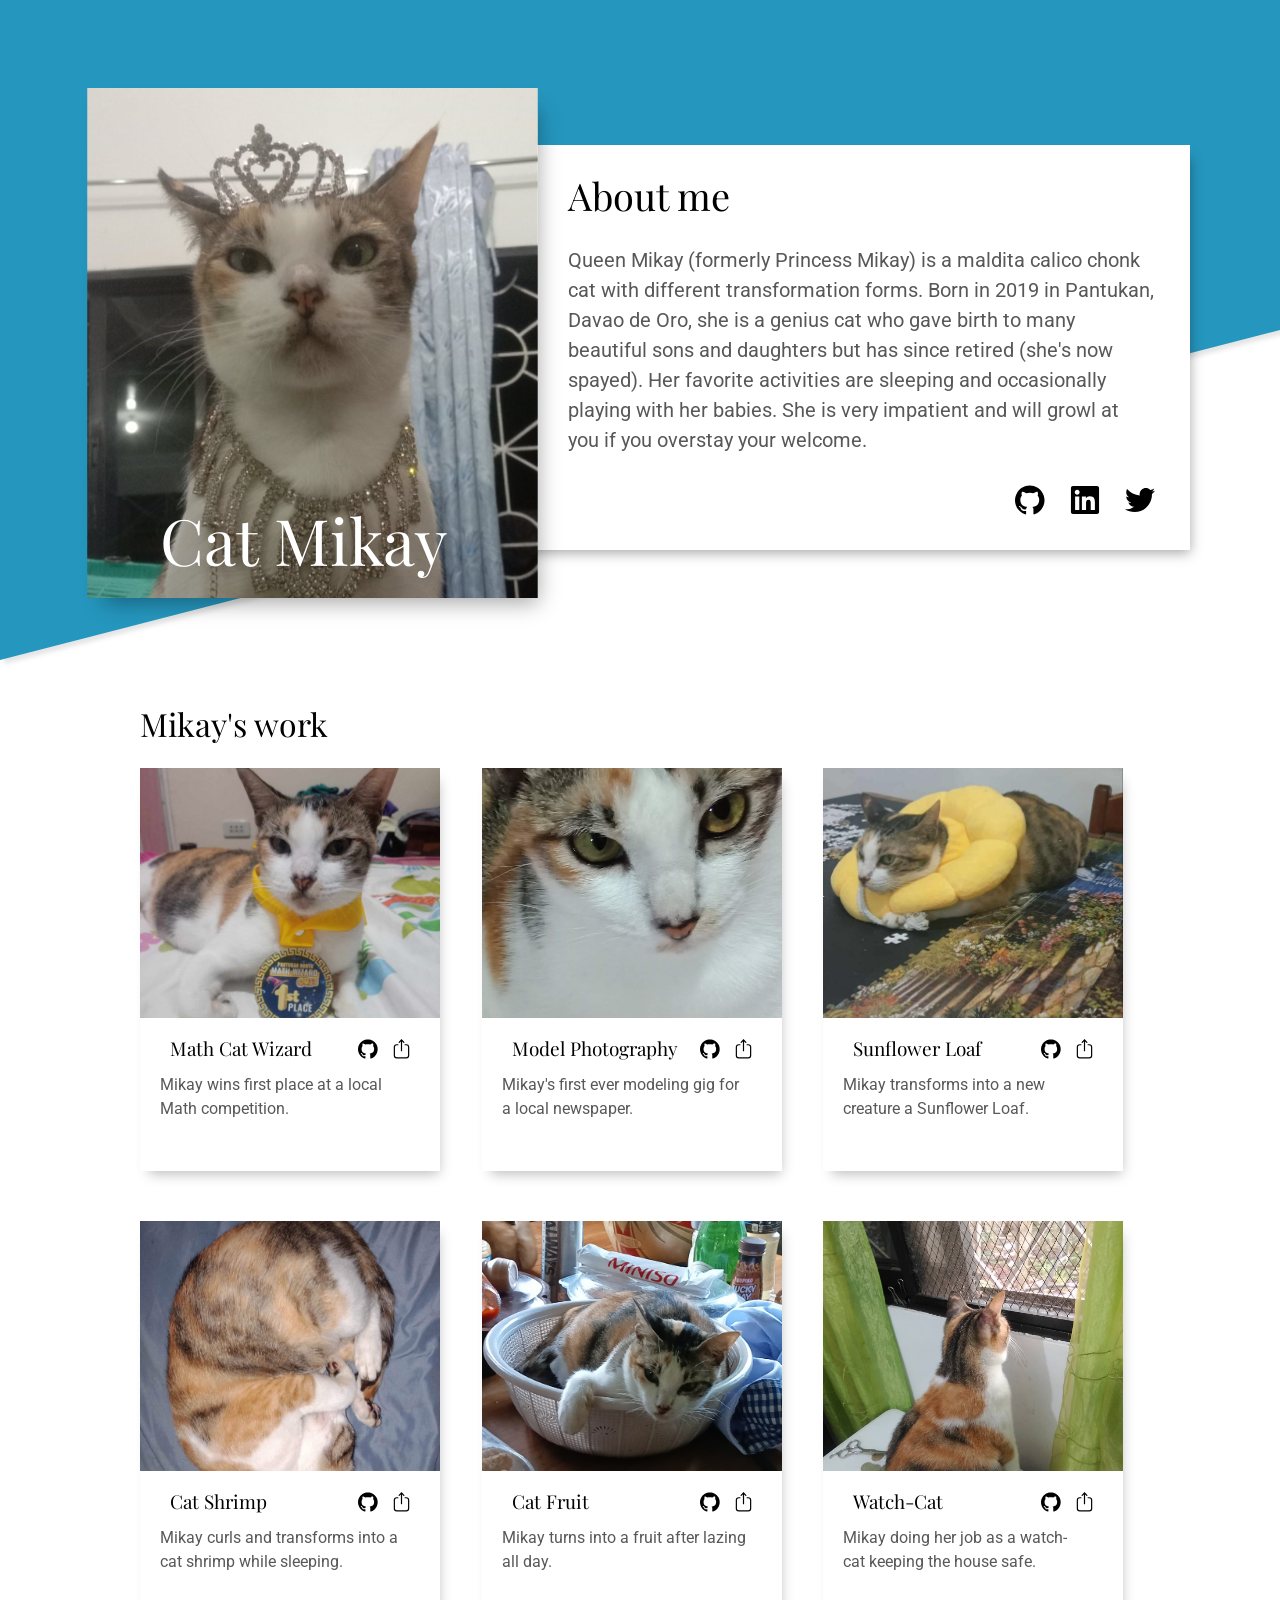
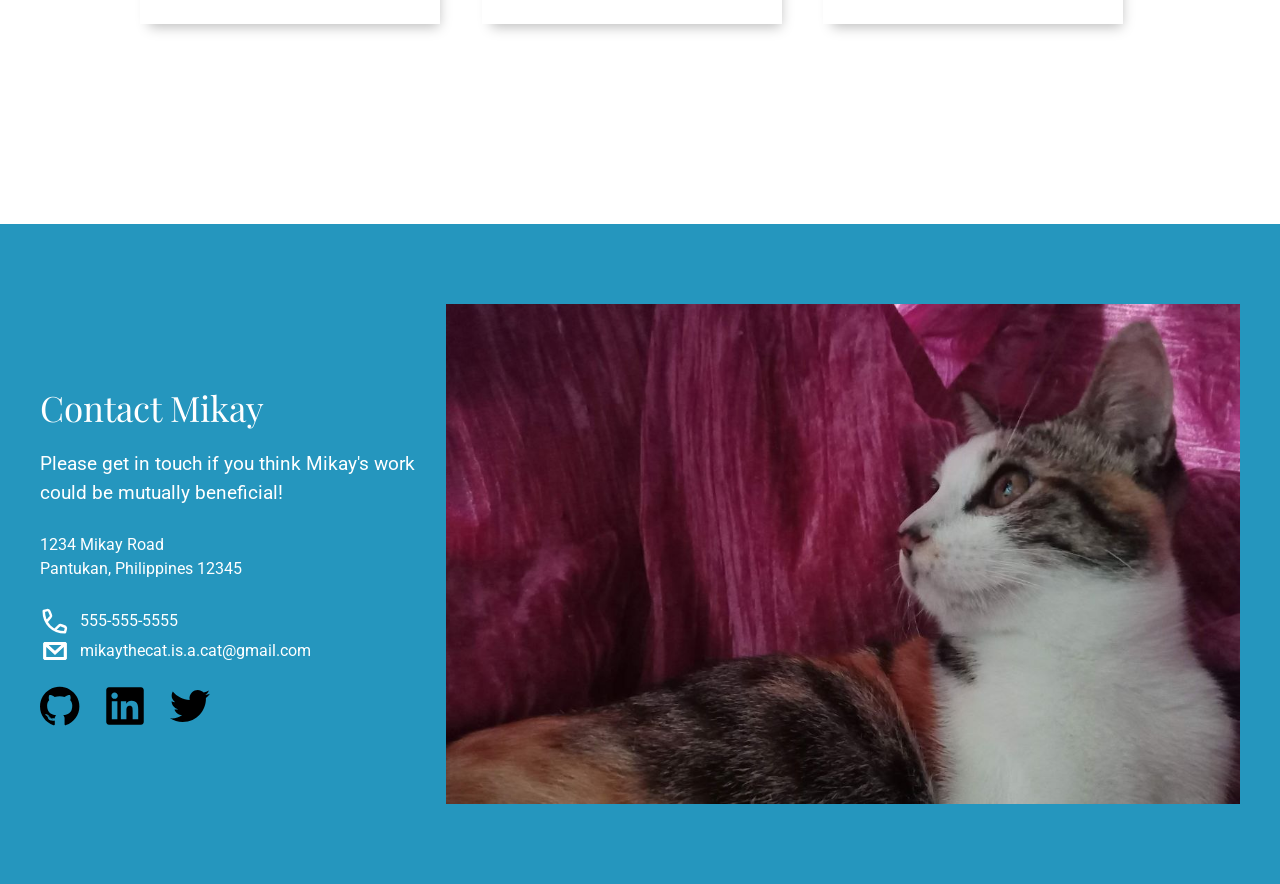
<file: index.html>
<!doctype html><html lang="en"><head><meta charset="UTF-8"/><meta name="viewport" content="width=device-width,initial-scale=1"/><title>Document</title><script defer="defer" src="app.bundle.js"></script></head><body><header><svg class="box" preserveAspectRatio="none" xmlns="http://www.w3.org/2000/svg" viewBox="24 10 5 6"><path d="m24 10v6l5-3V10" fill="#2596be"/></svg><div class="about-me-container"><div class="picture-with-title"><img class="portrait-image" src="3dc6d368ac13a443d62d.jpeg" alt="Cat with tiara and necklace"/><h1 class="h1-title">Cat Mikay</h1></div><h2 class="h2-about-me">About me</h2><p class="about-paragraph">Queen Mikay (formerly Princess Mikay) is a maldita calico chonk cat with different transformation forms. Born in 2019 in Pantukan, Davao de Oro, she is a genius cat who gave birth to many beautiful sons and daughters but has since retired (she's now spayed). Her favorite activities are sleeping and occasionally playing with her babies. She is very impatient and will growl at you if you overstay your welcome.</p><div class="logos-svg-container"><a href="https://github.com/"><svg fill="#000000" viewBox="0 -0.5 25 25" xmlns="http://www.w3.org/2000/svg" width="30"><g id="SVGRepo_bgCarrier" stroke-width="0"></g><g id="SVGRepo_tracerCarrier" stroke-linecap="round" stroke-linejoin="round"></g><g id="SVGRepo_iconCarrier"><path d="m12.301 0h.093c2.242 0 4.34.613 6.137 1.68l-.055-.031c1.871 1.094 3.386 2.609 4.449 4.422l.031.058c1.04 1.769 1.654 3.896 1.654 6.166 0 5.406-3.483 10-8.327 11.658l-.087.026c-.063.02-.135.031-.209.031-.162 0-.312-.054-.433-.144l.002.001c-.128-.115-.208-.281-.208-.466 0-.005 0-.01 0-.014v.001q0-.048.008-1.226t.008-2.154c.007-.075.011-.161.011-.249 0-.792-.323-1.508-.844-2.025.618-.061 1.176-.163 1.718-.305l-.076.017c.573-.16 1.073-.373 1.537-.642l-.031.017c.508-.28.938-.636 1.292-1.058l.006-.007c.372-.476.663-1.036.84-1.645l.009-.035c.209-.683.329-1.468.329-2.281 0-.045 0-.091-.001-.136v.007c0-.022.001-.047.001-.072 0-1.248-.482-2.383-1.269-3.23l.003.003c.168-.44.265-.948.265-1.479 0-.649-.145-1.263-.404-1.814l.011.026c-.115-.022-.246-.035-.381-.035-.334 0-.649.078-.929.216l.012-.005c-.568.21-1.054.448-1.512.726l.038-.022-.609.384c-.922-.264-1.981-.416-3.075-.416s-2.153.152-3.157.436l.081-.02q-.256-.176-.681-.433c-.373-.214-.814-.421-1.272-.595l-.066-.022c-.293-.154-.64-.244-1.009-.244-.124 0-.246.01-.364.03l.013-.002c-.248.524-.393 1.139-.393 1.788 0 .531.097 1.04.275 1.509l-.01-.029c-.785.844-1.266 1.979-1.266 3.227 0 .025 0 .051.001.076v-.004c-.001.039-.001.084-.001.13 0 .809.12 1.591.344 2.327l-.015-.057c.189.643.476 1.202.85 1.693l-.009-.013c.354.435.782.793 1.267 1.062l.022.011c.432.252.933.465 1.46.614l.046.011c.466.125 1.024.227 1.595.284l.046.004c-.431.428-.718 1-.784 1.638l-.001.012c-.207.101-.448.183-.699.236l-.021.004c-.256.051-.549.08-.85.08-.022 0-.044 0-.066 0h.003c-.394-.008-.756-.136-1.055-.348l.006.004c-.371-.259-.671-.595-.881-.986l-.007-.015c-.198-.336-.459-.614-.768-.827l-.009-.006c-.225-.169-.49-.301-.776-.38l-.016-.004-.32-.048c-.023-.002-.05-.003-.077-.003-.14 0-.273.028-.394.077l.007-.003q-.128.072-.08.184c.039.086.087.16.145.225l-.001-.001c.061.072.13.135.205.19l.003.002.112.08c.283.148.516.354.693.603l.004.006c.191.237.359.505.494.792l.01.024.16.368c.135.402.38.738.7.981l.005.004c.3.234.662.402 1.057.478l.016.002c.33.064.714.104 1.106.112h.007c.045.002.097.002.15.002.261 0 .517-.021.767-.062l-.027.004.368-.064q0 .609.008 1.418t.008.873v.014c0 .185-.08.351-.208.466h-.001c-.119.089-.268.143-.431.143-.075 0-.147-.011-.214-.032l.005.001c-4.929-1.689-8.409-6.283-8.409-11.69 0-2.268.612-4.393 1.681-6.219l-.032.058c1.094-1.871 2.609-3.386 4.422-4.449l.058-.031c1.739-1.034 3.835-1.645 6.073-1.645h.098-.005zm-7.64 17.666q.048-.112-.112-.192-.16-.048-.208.032-.048.112.112.192.144.096.208-.032zm.497.545q.112-.08-.032-.256-.16-.144-.256-.048-.112.08.032.256.159.157.256.047zm.48.72q.144-.112 0-.304-.128-.208-.272-.096-.144.08 0 .288t.272.112zm.672.673q.128-.128-.064-.304-.192-.192-.32-.048-.144.128.064.304.192.192.32.044zm.913.4q.048-.176-.208-.256-.24-.064-.304.112t.208.24q.24.097.304-.096zm1.009.08q0-.208-.272-.176-.256 0-.256.176 0 .208.272.176.256.001.256-.175zm.929-.16q-.032-.176-.288-.144-.256.048-.224.24t.288.128.225-.224z"></path></g></svg> </a><a href="https://www.linkedin.com/"><svg width="30" fill="#000000" viewBox="0 0 32 32" version="1.1" xmlns="http://www.w3.org/2000/svg"><g id="SVGRepo_bgCarrier" stroke-width="0"></g><g id="SVGRepo_tracerCarrier" stroke-linecap="round" stroke-linejoin="round"></g><g id="SVGRepo_iconCarrier"><title>linkedin</title><path d="M28.778 1.004h-25.56c-0.008-0-0.017-0-0.027-0-1.199 0-2.172 0.964-2.186 2.159v25.672c0.014 1.196 0.987 2.161 2.186 2.161 0.010 0 0.019-0 0.029-0h25.555c0.008 0 0.018 0 0.028 0 1.2 0 2.175-0.963 2.194-2.159l0-0.002v-25.67c-0.019-1.197-0.994-2.161-2.195-2.161-0.010 0-0.019 0-0.029 0h0.001zM9.9 26.562h-4.454v-14.311h4.454zM7.674 10.293c-1.425 0-2.579-1.155-2.579-2.579s1.155-2.579 2.579-2.579c1.424 0 2.579 1.154 2.579 2.578v0c0 0.001 0 0.002 0 0.004 0 1.423-1.154 2.577-2.577 2.577-0.001 0-0.002 0-0.003 0h0zM26.556 26.562h-4.441v-6.959c0-1.66-0.034-3.795-2.314-3.795-2.316 0-2.669 1.806-2.669 3.673v7.082h-4.441v-14.311h4.266v1.951h0.058c0.828-1.395 2.326-2.315 4.039-2.315 0.061 0 0.121 0.001 0.181 0.003l-0.009-0c4.5 0 5.332 2.962 5.332 6.817v7.855z"></path></g></svg> </a><a href="https://x.com/"><svg width="30" viewBox="0 -2 20 20" version="1.1" xmlns="http://www.w3.org/2000/svg" xmlns:xlink="http://www.w3.org/1999/xlink" fill="#000000"><g id="SVGRepo_bgCarrier" stroke-width="0"></g><g id="SVGRepo_tracerCarrier" stroke-linecap="round" stroke-linejoin="round"></g><g id="SVGRepo_iconCarrier"><title>twitter [#154]</title><desc>Created with Sketch.</desc><defs></defs><g id="Page-1" stroke="none" stroke-width="1" fill="none" fill-rule="evenodd"><g id="Dribbble-Light-Preview" transform="translate(-60.000000, -7521.000000)" fill="#000000"><g id="icons" transform="translate(56.000000, 160.000000)"><path d="M10.29,7377 C17.837,7377 21.965,7370.84365 21.965,7365.50546 C21.965,7365.33021 21.965,7365.15595 21.953,7364.98267 C22.756,7364.41163 23.449,7363.70276 24,7362.8915 C23.252,7363.21837 22.457,7363.433 21.644,7363.52751 C22.5,7363.02244 23.141,7362.2289 23.448,7361.2926 C22.642,7361.76321 21.761,7362.095 20.842,7362.27321 C19.288,7360.64674 16.689,7360.56798 15.036,7362.09796 C13.971,7363.08447 13.518,7364.55538 13.849,7365.95835 C10.55,7365.79492 7.476,7364.261 5.392,7361.73762 C4.303,7363.58363 4.86,7365.94457 6.663,7367.12996 C6.01,7367.11125 5.371,7366.93797 4.8,7366.62489 L4.8,7366.67608 C4.801,7368.5989 6.178,7370.2549 8.092,7370.63591 C7.488,7370.79836 6.854,7370.82199 6.24,7370.70483 C6.777,7372.35099 8.318,7373.47829 10.073,7373.51078 C8.62,7374.63513 6.825,7375.24554 4.977,7375.24358 C4.651,7375.24259 4.325,7375.22388 4,7375.18549 C5.877,7376.37088 8.06,7377 10.29,7376.99705" id="twitter-[#154]"></path></g></g></g></g></svg></a></div></div></header><main><h2 class="Mikay-work">Mikay's work</h2><section class="project-section"><article class="project-card"><div class="image-container"><img src="ef5cbac8db13515ae1c7.jpg" alt=""/></div><div class="bottom-half-card"><div class="pname-links"><h3>Math Cat Wizard</h3><a href="https://github.com/"><svg fill="#000000" viewBox="0 -0.5 25 25" xmlns="http://www.w3.org/2000/svg" width="20"><g id="SVGRepo_bgCarrier" stroke-width="0"></g><g id="SVGRepo_tracerCarrier" stroke-linecap="round" stroke-linejoin="round"></g><g id="SVGRepo_iconCarrier"><path d="m12.301 0h.093c2.242 0 4.34.613 6.137 1.68l-.055-.031c1.871 1.094 3.386 2.609 4.449 4.422l.031.058c1.04 1.769 1.654 3.896 1.654 6.166 0 5.406-3.483 10-8.327 11.658l-.087.026c-.063.02-.135.031-.209.031-.162 0-.312-.054-.433-.144l.002.001c-.128-.115-.208-.281-.208-.466 0-.005 0-.01 0-.014v.001q0-.048.008-1.226t.008-2.154c.007-.075.011-.161.011-.249 0-.792-.323-1.508-.844-2.025.618-.061 1.176-.163 1.718-.305l-.076.017c.573-.16 1.073-.373 1.537-.642l-.031.017c.508-.28.938-.636 1.292-1.058l.006-.007c.372-.476.663-1.036.84-1.645l.009-.035c.209-.683.329-1.468.329-2.281 0-.045 0-.091-.001-.136v.007c0-.022.001-.047.001-.072 0-1.248-.482-2.383-1.269-3.23l.003.003c.168-.44.265-.948.265-1.479 0-.649-.145-1.263-.404-1.814l.011.026c-.115-.022-.246-.035-.381-.035-.334 0-.649.078-.929.216l.012-.005c-.568.21-1.054.448-1.512.726l.038-.022-.609.384c-.922-.264-1.981-.416-3.075-.416s-2.153.152-3.157.436l.081-.02q-.256-.176-.681-.433c-.373-.214-.814-.421-1.272-.595l-.066-.022c-.293-.154-.64-.244-1.009-.244-.124 0-.246.01-.364.03l.013-.002c-.248.524-.393 1.139-.393 1.788 0 .531.097 1.04.275 1.509l-.01-.029c-.785.844-1.266 1.979-1.266 3.227 0 .025 0 .051.001.076v-.004c-.001.039-.001.084-.001.13 0 .809.12 1.591.344 2.327l-.015-.057c.189.643.476 1.202.85 1.693l-.009-.013c.354.435.782.793 1.267 1.062l.022.011c.432.252.933.465 1.46.614l.046.011c.466.125 1.024.227 1.595.284l.046.004c-.431.428-.718 1-.784 1.638l-.001.012c-.207.101-.448.183-.699.236l-.021.004c-.256.051-.549.08-.85.08-.022 0-.044 0-.066 0h.003c-.394-.008-.756-.136-1.055-.348l.006.004c-.371-.259-.671-.595-.881-.986l-.007-.015c-.198-.336-.459-.614-.768-.827l-.009-.006c-.225-.169-.49-.301-.776-.38l-.016-.004-.32-.048c-.023-.002-.05-.003-.077-.003-.14 0-.273.028-.394.077l.007-.003q-.128.072-.08.184c.039.086.087.16.145.225l-.001-.001c.061.072.13.135.205.19l.003.002.112.08c.283.148.516.354.693.603l.004.006c.191.237.359.505.494.792l.01.024.16.368c.135.402.38.738.7.981l.005.004c.3.234.662.402 1.057.478l.016.002c.33.064.714.104 1.106.112h.007c.045.002.097.002.15.002.261 0 .517-.021.767-.062l-.027.004.368-.064q0 .609.008 1.418t.008.873v.014c0 .185-.08.351-.208.466h-.001c-.119.089-.268.143-.431.143-.075 0-.147-.011-.214-.032l.005.001c-4.929-1.689-8.409-6.283-8.409-11.69 0-2.268.612-4.393 1.681-6.219l-.032.058c1.094-1.871 2.609-3.386 4.422-4.449l.058-.031c1.739-1.034 3.835-1.645 6.073-1.645h.098-.005zm-7.64 17.666q.048-.112-.112-.192-.16-.048-.208.032-.048.112.112.192.144.096.208-.032zm.497.545q.112-.08-.032-.256-.16-.144-.256-.048-.112.08.032.256.159.157.256.047zm.48.72q.144-.112 0-.304-.128-.208-.272-.096-.144.08 0 .288t.272.112zm.672.673q.128-.128-.064-.304-.192-.192-.32-.048-.144.128.064.304.192.192.32.044zm.913.4q.048-.176-.208-.256-.24-.064-.304.112t.208.24q.24.097.304-.096zm1.009.08q0-.208-.272-.176-.256 0-.256.176 0 .208.272.176.256.001.256-.175zm.929-.16q-.032-.176-.288-.144-.256.048-.224.24t.288.128.225-.224z"></path></g></svg> </a><button><svg viewBox="0 0 21 21" xmlns="http://www.w3.org/2000/svg" fill="#000000" width="25"><g id="SVGRepo_bgCarrier" stroke-width="0"></g><g id="SVGRepo_tracerCarrier" stroke-linecap="round" stroke-linejoin="round"></g><g id="SVGRepo_iconCarrier"><g fill="none" fill-rule="evenodd" stroke="#000000" stroke-linecap="round" stroke-linejoin="round" transform="translate(4 2)"><path d="m8.5 2.5-1.978-2-2.022 2"></path><path d="m6.5.5v9"></path><path d="m3.5 4.5h-1c-1.1045695 0-2 .8954305-2 2v7c0 1.1045695.8954305 2 2 2h8c1.1045695 0 2-.8954305 2-2v-7c0-1.1045695-.8954305-2-2-2h-1"></path></g></g></svg></button></div><div class="card-description-container"><p class="card-description">Mikay wins first place at a local Math competition.</p></div></div></article><article class="project-card"><div class="image-container"><img src="1069274b253a0f5ee3f6.jpg" alt=""/></div><div class="bottom-half-card"><div class="pname-links"><h3>Model Photography</h3><a href="https://github.com/"><svg fill="#000000" viewBox="0 -0.5 25 25" xmlns="http://www.w3.org/2000/svg" width="20"><g id="SVGRepo_bgCarrier" stroke-width="0"></g><g id="SVGRepo_tracerCarrier" stroke-linecap="round" stroke-linejoin="round"></g><g id="SVGRepo_iconCarrier"><path d="m12.301 0h.093c2.242 0 4.34.613 6.137 1.68l-.055-.031c1.871 1.094 3.386 2.609 4.449 4.422l.031.058c1.04 1.769 1.654 3.896 1.654 6.166 0 5.406-3.483 10-8.327 11.658l-.087.026c-.063.02-.135.031-.209.031-.162 0-.312-.054-.433-.144l.002.001c-.128-.115-.208-.281-.208-.466 0-.005 0-.01 0-.014v.001q0-.048.008-1.226t.008-2.154c.007-.075.011-.161.011-.249 0-.792-.323-1.508-.844-2.025.618-.061 1.176-.163 1.718-.305l-.076.017c.573-.16 1.073-.373 1.537-.642l-.031.017c.508-.28.938-.636 1.292-1.058l.006-.007c.372-.476.663-1.036.84-1.645l.009-.035c.209-.683.329-1.468.329-2.281 0-.045 0-.091-.001-.136v.007c0-.022.001-.047.001-.072 0-1.248-.482-2.383-1.269-3.23l.003.003c.168-.44.265-.948.265-1.479 0-.649-.145-1.263-.404-1.814l.011.026c-.115-.022-.246-.035-.381-.035-.334 0-.649.078-.929.216l.012-.005c-.568.21-1.054.448-1.512.726l.038-.022-.609.384c-.922-.264-1.981-.416-3.075-.416s-2.153.152-3.157.436l.081-.02q-.256-.176-.681-.433c-.373-.214-.814-.421-1.272-.595l-.066-.022c-.293-.154-.64-.244-1.009-.244-.124 0-.246.01-.364.03l.013-.002c-.248.524-.393 1.139-.393 1.788 0 .531.097 1.04.275 1.509l-.01-.029c-.785.844-1.266 1.979-1.266 3.227 0 .025 0 .051.001.076v-.004c-.001.039-.001.084-.001.13 0 .809.12 1.591.344 2.327l-.015-.057c.189.643.476 1.202.85 1.693l-.009-.013c.354.435.782.793 1.267 1.062l.022.011c.432.252.933.465 1.46.614l.046.011c.466.125 1.024.227 1.595.284l.046.004c-.431.428-.718 1-.784 1.638l-.001.012c-.207.101-.448.183-.699.236l-.021.004c-.256.051-.549.08-.85.08-.022 0-.044 0-.066 0h.003c-.394-.008-.756-.136-1.055-.348l.006.004c-.371-.259-.671-.595-.881-.986l-.007-.015c-.198-.336-.459-.614-.768-.827l-.009-.006c-.225-.169-.49-.301-.776-.38l-.016-.004-.32-.048c-.023-.002-.05-.003-.077-.003-.14 0-.273.028-.394.077l.007-.003q-.128.072-.08.184c.039.086.087.16.145.225l-.001-.001c.061.072.13.135.205.19l.003.002.112.08c.283.148.516.354.693.603l.004.006c.191.237.359.505.494.792l.01.024.16.368c.135.402.38.738.7.981l.005.004c.3.234.662.402 1.057.478l.016.002c.33.064.714.104 1.106.112h.007c.045.002.097.002.15.002.261 0 .517-.021.767-.062l-.027.004.368-.064q0 .609.008 1.418t.008.873v.014c0 .185-.08.351-.208.466h-.001c-.119.089-.268.143-.431.143-.075 0-.147-.011-.214-.032l.005.001c-4.929-1.689-8.409-6.283-8.409-11.69 0-2.268.612-4.393 1.681-6.219l-.032.058c1.094-1.871 2.609-3.386 4.422-4.449l.058-.031c1.739-1.034 3.835-1.645 6.073-1.645h.098-.005zm-7.64 17.666q.048-.112-.112-.192-.16-.048-.208.032-.048.112.112.192.144.096.208-.032zm.497.545q.112-.08-.032-.256-.16-.144-.256-.048-.112.08.032.256.159.157.256.047zm.48.72q.144-.112 0-.304-.128-.208-.272-.096-.144.08 0 .288t.272.112zm.672.673q.128-.128-.064-.304-.192-.192-.32-.048-.144.128.064.304.192.192.32.044zm.913.4q.048-.176-.208-.256-.24-.064-.304.112t.208.24q.24.097.304-.096zm1.009.08q0-.208-.272-.176-.256 0-.256.176 0 .208.272.176.256.001.256-.175zm.929-.16q-.032-.176-.288-.144-.256.048-.224.24t.288.128.225-.224z"></path></g></svg> </a><button><svg viewBox="0 0 21 21" xmlns="http://www.w3.org/2000/svg" fill="#000000" width="25"><g id="SVGRepo_bgCarrier" stroke-width="0"></g><g id="SVGRepo_tracerCarrier" stroke-linecap="round" stroke-linejoin="round"></g><g id="SVGRepo_iconCarrier"><g fill="none" fill-rule="evenodd" stroke="#000000" stroke-linecap="round" stroke-linejoin="round" transform="translate(4 2)"><path d="m8.5 2.5-1.978-2-2.022 2"></path><path d="m6.5.5v9"></path><path d="m3.5 4.5h-1c-1.1045695 0-2 .8954305-2 2v7c0 1.1045695.8954305 2 2 2h8c1.1045695 0 2-.8954305 2-2v-7c0-1.1045695-.8954305-2-2-2h-1"></path></g></g></svg></button></div><div class="card-description-container"><p class="card-description">Mikay's first ever modeling gig for a local newspaper.</p></div></div></article><article class="project-card"><div class="image-container"><img src="626b1f19442d957012cd.jpg" alt=""/></div><div class="bottom-half-card"><div class="pname-links"><h3>Sunflower Loaf</h3><a href="https://github.com/"><svg fill="#000000" viewBox="0 -0.5 25 25" xmlns="http://www.w3.org/2000/svg" width="20"><g id="SVGRepo_bgCarrier" stroke-width="0"></g><g id="SVGRepo_tracerCarrier" stroke-linecap="round" stroke-linejoin="round"></g><g id="SVGRepo_iconCarrier"><path d="m12.301 0h.093c2.242 0 4.34.613 6.137 1.68l-.055-.031c1.871 1.094 3.386 2.609 4.449 4.422l.031.058c1.04 1.769 1.654 3.896 1.654 6.166 0 5.406-3.483 10-8.327 11.658l-.087.026c-.063.02-.135.031-.209.031-.162 0-.312-.054-.433-.144l.002.001c-.128-.115-.208-.281-.208-.466 0-.005 0-.01 0-.014v.001q0-.048.008-1.226t.008-2.154c.007-.075.011-.161.011-.249 0-.792-.323-1.508-.844-2.025.618-.061 1.176-.163 1.718-.305l-.076.017c.573-.16 1.073-.373 1.537-.642l-.031.017c.508-.28.938-.636 1.292-1.058l.006-.007c.372-.476.663-1.036.84-1.645l.009-.035c.209-.683.329-1.468.329-2.281 0-.045 0-.091-.001-.136v.007c0-.022.001-.047.001-.072 0-1.248-.482-2.383-1.269-3.23l.003.003c.168-.44.265-.948.265-1.479 0-.649-.145-1.263-.404-1.814l.011.026c-.115-.022-.246-.035-.381-.035-.334 0-.649.078-.929.216l.012-.005c-.568.21-1.054.448-1.512.726l.038-.022-.609.384c-.922-.264-1.981-.416-3.075-.416s-2.153.152-3.157.436l.081-.02q-.256-.176-.681-.433c-.373-.214-.814-.421-1.272-.595l-.066-.022c-.293-.154-.64-.244-1.009-.244-.124 0-.246.01-.364.03l.013-.002c-.248.524-.393 1.139-.393 1.788 0 .531.097 1.04.275 1.509l-.01-.029c-.785.844-1.266 1.979-1.266 3.227 0 .025 0 .051.001.076v-.004c-.001.039-.001.084-.001.13 0 .809.12 1.591.344 2.327l-.015-.057c.189.643.476 1.202.85 1.693l-.009-.013c.354.435.782.793 1.267 1.062l.022.011c.432.252.933.465 1.46.614l.046.011c.466.125 1.024.227 1.595.284l.046.004c-.431.428-.718 1-.784 1.638l-.001.012c-.207.101-.448.183-.699.236l-.021.004c-.256.051-.549.08-.85.08-.022 0-.044 0-.066 0h.003c-.394-.008-.756-.136-1.055-.348l.006.004c-.371-.259-.671-.595-.881-.986l-.007-.015c-.198-.336-.459-.614-.768-.827l-.009-.006c-.225-.169-.49-.301-.776-.38l-.016-.004-.32-.048c-.023-.002-.05-.003-.077-.003-.14 0-.273.028-.394.077l.007-.003q-.128.072-.08.184c.039.086.087.16.145.225l-.001-.001c.061.072.13.135.205.19l.003.002.112.08c.283.148.516.354.693.603l.004.006c.191.237.359.505.494.792l.01.024.16.368c.135.402.38.738.7.981l.005.004c.3.234.662.402 1.057.478l.016.002c.33.064.714.104 1.106.112h.007c.045.002.097.002.15.002.261 0 .517-.021.767-.062l-.027.004.368-.064q0 .609.008 1.418t.008.873v.014c0 .185-.08.351-.208.466h-.001c-.119.089-.268.143-.431.143-.075 0-.147-.011-.214-.032l.005.001c-4.929-1.689-8.409-6.283-8.409-11.69 0-2.268.612-4.393 1.681-6.219l-.032.058c1.094-1.871 2.609-3.386 4.422-4.449l.058-.031c1.739-1.034 3.835-1.645 6.073-1.645h.098-.005zm-7.64 17.666q.048-.112-.112-.192-.16-.048-.208.032-.048.112.112.192.144.096.208-.032zm.497.545q.112-.08-.032-.256-.16-.144-.256-.048-.112.08.032.256.159.157.256.047zm.48.72q.144-.112 0-.304-.128-.208-.272-.096-.144.08 0 .288t.272.112zm.672.673q.128-.128-.064-.304-.192-.192-.32-.048-.144.128.064.304.192.192.32.044zm.913.4q.048-.176-.208-.256-.24-.064-.304.112t.208.24q.24.097.304-.096zm1.009.08q0-.208-.272-.176-.256 0-.256.176 0 .208.272.176.256.001.256-.175zm.929-.16q-.032-.176-.288-.144-.256.048-.224.24t.288.128.225-.224z"></path></g></svg> </a><button><svg viewBox="0 0 21 21" xmlns="http://www.w3.org/2000/svg" fill="#000000" width="25"><g id="SVGRepo_bgCarrier" stroke-width="0"></g><g id="SVGRepo_tracerCarrier" stroke-linecap="round" stroke-linejoin="round"></g><g id="SVGRepo_iconCarrier"><g fill="none" fill-rule="evenodd" stroke="#000000" stroke-linecap="round" stroke-linejoin="round" transform="translate(4 2)"><path d="m8.5 2.5-1.978-2-2.022 2"></path><path d="m6.5.5v9"></path><path d="m3.5 4.5h-1c-1.1045695 0-2 .8954305-2 2v7c0 1.1045695.8954305 2 2 2h8c1.1045695 0 2-.8954305 2-2v-7c0-1.1045695-.8954305-2-2-2h-1"></path></g></g></svg></button></div><div class="card-description-container"><p class="card-description">Mikay transforms into a new creature a Sunflower Loaf.</p></div></div></article><article class="project-card"><div class="image-container"><img src="5f8343a61a71000a79a3.jpeg" alt=""/></div><div class="bottom-half-card"><div class="pname-links"><h3>Cat Shrimp</h3><a href="https://github.com/"><svg fill="#000000" viewBox="0 -0.5 25 25" xmlns="http://www.w3.org/2000/svg" width="20"><g id="SVGRepo_bgCarrier" stroke-width="0"></g><g id="SVGRepo_tracerCarrier" stroke-linecap="round" stroke-linejoin="round"></g><g id="SVGRepo_iconCarrier"><path d="m12.301 0h.093c2.242 0 4.34.613 6.137 1.68l-.055-.031c1.871 1.094 3.386 2.609 4.449 4.422l.031.058c1.04 1.769 1.654 3.896 1.654 6.166 0 5.406-3.483 10-8.327 11.658l-.087.026c-.063.02-.135.031-.209.031-.162 0-.312-.054-.433-.144l.002.001c-.128-.115-.208-.281-.208-.466 0-.005 0-.01 0-.014v.001q0-.048.008-1.226t.008-2.154c.007-.075.011-.161.011-.249 0-.792-.323-1.508-.844-2.025.618-.061 1.176-.163 1.718-.305l-.076.017c.573-.16 1.073-.373 1.537-.642l-.031.017c.508-.28.938-.636 1.292-1.058l.006-.007c.372-.476.663-1.036.84-1.645l.009-.035c.209-.683.329-1.468.329-2.281 0-.045 0-.091-.001-.136v.007c0-.022.001-.047.001-.072 0-1.248-.482-2.383-1.269-3.23l.003.003c.168-.44.265-.948.265-1.479 0-.649-.145-1.263-.404-1.814l.011.026c-.115-.022-.246-.035-.381-.035-.334 0-.649.078-.929.216l.012-.005c-.568.21-1.054.448-1.512.726l.038-.022-.609.384c-.922-.264-1.981-.416-3.075-.416s-2.153.152-3.157.436l.081-.02q-.256-.176-.681-.433c-.373-.214-.814-.421-1.272-.595l-.066-.022c-.293-.154-.64-.244-1.009-.244-.124 0-.246.01-.364.03l.013-.002c-.248.524-.393 1.139-.393 1.788 0 .531.097 1.04.275 1.509l-.01-.029c-.785.844-1.266 1.979-1.266 3.227 0 .025 0 .051.001.076v-.004c-.001.039-.001.084-.001.13 0 .809.12 1.591.344 2.327l-.015-.057c.189.643.476 1.202.85 1.693l-.009-.013c.354.435.782.793 1.267 1.062l.022.011c.432.252.933.465 1.46.614l.046.011c.466.125 1.024.227 1.595.284l.046.004c-.431.428-.718 1-.784 1.638l-.001.012c-.207.101-.448.183-.699.236l-.021.004c-.256.051-.549.08-.85.08-.022 0-.044 0-.066 0h.003c-.394-.008-.756-.136-1.055-.348l.006.004c-.371-.259-.671-.595-.881-.986l-.007-.015c-.198-.336-.459-.614-.768-.827l-.009-.006c-.225-.169-.49-.301-.776-.38l-.016-.004-.32-.048c-.023-.002-.05-.003-.077-.003-.14 0-.273.028-.394.077l.007-.003q-.128.072-.08.184c.039.086.087.16.145.225l-.001-.001c.061.072.13.135.205.19l.003.002.112.08c.283.148.516.354.693.603l.004.006c.191.237.359.505.494.792l.01.024.16.368c.135.402.38.738.7.981l.005.004c.3.234.662.402 1.057.478l.016.002c.33.064.714.104 1.106.112h.007c.045.002.097.002.15.002.261 0 .517-.021.767-.062l-.027.004.368-.064q0 .609.008 1.418t.008.873v.014c0 .185-.08.351-.208.466h-.001c-.119.089-.268.143-.431.143-.075 0-.147-.011-.214-.032l.005.001c-4.929-1.689-8.409-6.283-8.409-11.69 0-2.268.612-4.393 1.681-6.219l-.032.058c1.094-1.871 2.609-3.386 4.422-4.449l.058-.031c1.739-1.034 3.835-1.645 6.073-1.645h.098-.005zm-7.64 17.666q.048-.112-.112-.192-.16-.048-.208.032-.048.112.112.192.144.096.208-.032zm.497.545q.112-.08-.032-.256-.16-.144-.256-.048-.112.08.032.256.159.157.256.047zm.48.72q.144-.112 0-.304-.128-.208-.272-.096-.144.08 0 .288t.272.112zm.672.673q.128-.128-.064-.304-.192-.192-.32-.048-.144.128.064.304.192.192.32.044zm.913.4q.048-.176-.208-.256-.24-.064-.304.112t.208.24q.24.097.304-.096zm1.009.08q0-.208-.272-.176-.256 0-.256.176 0 .208.272.176.256.001.256-.175zm.929-.16q-.032-.176-.288-.144-.256.048-.224.24t.288.128.225-.224z"></path></g></svg> </a><button><svg viewBox="0 0 21 21" xmlns="http://www.w3.org/2000/svg" fill="#000000" width="25"><g id="SVGRepo_bgCarrier" stroke-width="0"></g><g id="SVGRepo_tracerCarrier" stroke-linecap="round" stroke-linejoin="round"></g><g id="SVGRepo_iconCarrier"><g fill="none" fill-rule="evenodd" stroke="#000000" stroke-linecap="round" stroke-linejoin="round" transform="translate(4 2)"><path d="m8.5 2.5-1.978-2-2.022 2"></path><path d="m6.5.5v9"></path><path d="m3.5 4.5h-1c-1.1045695 0-2 .8954305-2 2v7c0 1.1045695.8954305 2 2 2h8c1.1045695 0 2-.8954305 2-2v-7c0-1.1045695-.8954305-2-2-2h-1"></path></g></g></svg></button></div><div class="card-description-container"><p class="card-description">Mikay curls and transforms into a cat shrimp while sleeping.</p></div></div></article><article class="project-card"><div class="image-container"><img src="fa8dcbe13780db1e19ee.jpg" alt=""/></div><div class="bottom-half-card"><div class="pname-links"><h3>Cat Fruit</h3><a href="https://github.com/"><svg fill="#000000" viewBox="0 -0.5 25 25" xmlns="http://www.w3.org/2000/svg" width="20"><g id="SVGRepo_bgCarrier" stroke-width="0"></g><g id="SVGRepo_tracerCarrier" stroke-linecap="round" stroke-linejoin="round"></g><g id="SVGRepo_iconCarrier"><path d="m12.301 0h.093c2.242 0 4.34.613 6.137 1.68l-.055-.031c1.871 1.094 3.386 2.609 4.449 4.422l.031.058c1.04 1.769 1.654 3.896 1.654 6.166 0 5.406-3.483 10-8.327 11.658l-.087.026c-.063.02-.135.031-.209.031-.162 0-.312-.054-.433-.144l.002.001c-.128-.115-.208-.281-.208-.466 0-.005 0-.01 0-.014v.001q0-.048.008-1.226t.008-2.154c.007-.075.011-.161.011-.249 0-.792-.323-1.508-.844-2.025.618-.061 1.176-.163 1.718-.305l-.076.017c.573-.16 1.073-.373 1.537-.642l-.031.017c.508-.28.938-.636 1.292-1.058l.006-.007c.372-.476.663-1.036.84-1.645l.009-.035c.209-.683.329-1.468.329-2.281 0-.045 0-.091-.001-.136v.007c0-.022.001-.047.001-.072 0-1.248-.482-2.383-1.269-3.23l.003.003c.168-.44.265-.948.265-1.479 0-.649-.145-1.263-.404-1.814l.011.026c-.115-.022-.246-.035-.381-.035-.334 0-.649.078-.929.216l.012-.005c-.568.21-1.054.448-1.512.726l.038-.022-.609.384c-.922-.264-1.981-.416-3.075-.416s-2.153.152-3.157.436l.081-.02q-.256-.176-.681-.433c-.373-.214-.814-.421-1.272-.595l-.066-.022c-.293-.154-.64-.244-1.009-.244-.124 0-.246.01-.364.03l.013-.002c-.248.524-.393 1.139-.393 1.788 0 .531.097 1.04.275 1.509l-.01-.029c-.785.844-1.266 1.979-1.266 3.227 0 .025 0 .051.001.076v-.004c-.001.039-.001.084-.001.13 0 .809.12 1.591.344 2.327l-.015-.057c.189.643.476 1.202.85 1.693l-.009-.013c.354.435.782.793 1.267 1.062l.022.011c.432.252.933.465 1.46.614l.046.011c.466.125 1.024.227 1.595.284l.046.004c-.431.428-.718 1-.784 1.638l-.001.012c-.207.101-.448.183-.699.236l-.021.004c-.256.051-.549.08-.85.08-.022 0-.044 0-.066 0h.003c-.394-.008-.756-.136-1.055-.348l.006.004c-.371-.259-.671-.595-.881-.986l-.007-.015c-.198-.336-.459-.614-.768-.827l-.009-.006c-.225-.169-.49-.301-.776-.38l-.016-.004-.32-.048c-.023-.002-.05-.003-.077-.003-.14 0-.273.028-.394.077l.007-.003q-.128.072-.08.184c.039.086.087.16.145.225l-.001-.001c.061.072.13.135.205.19l.003.002.112.08c.283.148.516.354.693.603l.004.006c.191.237.359.505.494.792l.01.024.16.368c.135.402.38.738.7.981l.005.004c.3.234.662.402 1.057.478l.016.002c.33.064.714.104 1.106.112h.007c.045.002.097.002.15.002.261 0 .517-.021.767-.062l-.027.004.368-.064q0 .609.008 1.418t.008.873v.014c0 .185-.08.351-.208.466h-.001c-.119.089-.268.143-.431.143-.075 0-.147-.011-.214-.032l.005.001c-4.929-1.689-8.409-6.283-8.409-11.69 0-2.268.612-4.393 1.681-6.219l-.032.058c1.094-1.871 2.609-3.386 4.422-4.449l.058-.031c1.739-1.034 3.835-1.645 6.073-1.645h.098-.005zm-7.64 17.666q.048-.112-.112-.192-.16-.048-.208.032-.048.112.112.192.144.096.208-.032zm.497.545q.112-.08-.032-.256-.16-.144-.256-.048-.112.08.032.256.159.157.256.047zm.48.72q.144-.112 0-.304-.128-.208-.272-.096-.144.08 0 .288t.272.112zm.672.673q.128-.128-.064-.304-.192-.192-.32-.048-.144.128.064.304.192.192.32.044zm.913.4q.048-.176-.208-.256-.24-.064-.304.112t.208.24q.24.097.304-.096zm1.009.08q0-.208-.272-.176-.256 0-.256.176 0 .208.272.176.256.001.256-.175zm.929-.16q-.032-.176-.288-.144-.256.048-.224.24t.288.128.225-.224z"></path></g></svg> </a><button><svg viewBox="0 0 21 21" xmlns="http://www.w3.org/2000/svg" fill="#000000" width="25"><g id="SVGRepo_bgCarrier" stroke-width="0"></g><g id="SVGRepo_tracerCarrier" stroke-linecap="round" stroke-linejoin="round"></g><g id="SVGRepo_iconCarrier"><g fill="none" fill-rule="evenodd" stroke="#000000" stroke-linecap="round" stroke-linejoin="round" transform="translate(4 2)"><path d="m8.5 2.5-1.978-2-2.022 2"></path><path d="m6.5.5v9"></path><path d="m3.5 4.5h-1c-1.1045695 0-2 .8954305-2 2v7c0 1.1045695.8954305 2 2 2h8c1.1045695 0 2-.8954305 2-2v-7c0-1.1045695-.8954305-2-2-2h-1"></path></g></g></svg></button></div><div class="card-description-container"><p class="card-description">Mikay turns into a fruit after lazing all day.</p></div></div></article><article class="project-card"><div class="image-container"><img src="4c2e8b645af368466602.jpeg" alt=""/></div><div class="bottom-half-card"><div class="pname-links"><h3>Watch-Cat</h3><a href="https://github.com/"><svg fill="#000000" viewBox="0 -0.5 25 25" xmlns="http://www.w3.org/2000/svg" width="20"><g id="SVGRepo_bgCarrier" stroke-width="0"></g><g id="SVGRepo_tracerCarrier" stroke-linecap="round" stroke-linejoin="round"></g><g id="SVGRepo_iconCarrier"><path d="m12.301 0h.093c2.242 0 4.34.613 6.137 1.68l-.055-.031c1.871 1.094 3.386 2.609 4.449 4.422l.031.058c1.04 1.769 1.654 3.896 1.654 6.166 0 5.406-3.483 10-8.327 11.658l-.087.026c-.063.02-.135.031-.209.031-.162 0-.312-.054-.433-.144l.002.001c-.128-.115-.208-.281-.208-.466 0-.005 0-.01 0-.014v.001q0-.048.008-1.226t.008-2.154c.007-.075.011-.161.011-.249 0-.792-.323-1.508-.844-2.025.618-.061 1.176-.163 1.718-.305l-.076.017c.573-.16 1.073-.373 1.537-.642l-.031.017c.508-.28.938-.636 1.292-1.058l.006-.007c.372-.476.663-1.036.84-1.645l.009-.035c.209-.683.329-1.468.329-2.281 0-.045 0-.091-.001-.136v.007c0-.022.001-.047.001-.072 0-1.248-.482-2.383-1.269-3.23l.003.003c.168-.44.265-.948.265-1.479 0-.649-.145-1.263-.404-1.814l.011.026c-.115-.022-.246-.035-.381-.035-.334 0-.649.078-.929.216l.012-.005c-.568.21-1.054.448-1.512.726l.038-.022-.609.384c-.922-.264-1.981-.416-3.075-.416s-2.153.152-3.157.436l.081-.02q-.256-.176-.681-.433c-.373-.214-.814-.421-1.272-.595l-.066-.022c-.293-.154-.64-.244-1.009-.244-.124 0-.246.01-.364.03l.013-.002c-.248.524-.393 1.139-.393 1.788 0 .531.097 1.04.275 1.509l-.01-.029c-.785.844-1.266 1.979-1.266 3.227 0 .025 0 .051.001.076v-.004c-.001.039-.001.084-.001.13 0 .809.12 1.591.344 2.327l-.015-.057c.189.643.476 1.202.85 1.693l-.009-.013c.354.435.782.793 1.267 1.062l.022.011c.432.252.933.465 1.46.614l.046.011c.466.125 1.024.227 1.595.284l.046.004c-.431.428-.718 1-.784 1.638l-.001.012c-.207.101-.448.183-.699.236l-.021.004c-.256.051-.549.08-.85.08-.022 0-.044 0-.066 0h.003c-.394-.008-.756-.136-1.055-.348l.006.004c-.371-.259-.671-.595-.881-.986l-.007-.015c-.198-.336-.459-.614-.768-.827l-.009-.006c-.225-.169-.49-.301-.776-.38l-.016-.004-.32-.048c-.023-.002-.05-.003-.077-.003-.14 0-.273.028-.394.077l.007-.003q-.128.072-.08.184c.039.086.087.16.145.225l-.001-.001c.061.072.13.135.205.19l.003.002.112.08c.283.148.516.354.693.603l.004.006c.191.237.359.505.494.792l.01.024.16.368c.135.402.38.738.7.981l.005.004c.3.234.662.402 1.057.478l.016.002c.33.064.714.104 1.106.112h.007c.045.002.097.002.15.002.261 0 .517-.021.767-.062l-.027.004.368-.064q0 .609.008 1.418t.008.873v.014c0 .185-.08.351-.208.466h-.001c-.119.089-.268.143-.431.143-.075 0-.147-.011-.214-.032l.005.001c-4.929-1.689-8.409-6.283-8.409-11.69 0-2.268.612-4.393 1.681-6.219l-.032.058c1.094-1.871 2.609-3.386 4.422-4.449l.058-.031c1.739-1.034 3.835-1.645 6.073-1.645h.098-.005zm-7.64 17.666q.048-.112-.112-.192-.16-.048-.208.032-.048.112.112.192.144.096.208-.032zm.497.545q.112-.08-.032-.256-.16-.144-.256-.048-.112.08.032.256.159.157.256.047zm.48.72q.144-.112 0-.304-.128-.208-.272-.096-.144.08 0 .288t.272.112zm.672.673q.128-.128-.064-.304-.192-.192-.32-.048-.144.128.064.304.192.192.32.044zm.913.4q.048-.176-.208-.256-.24-.064-.304.112t.208.24q.24.097.304-.096zm1.009.08q0-.208-.272-.176-.256 0-.256.176 0 .208.272.176.256.001.256-.175zm.929-.16q-.032-.176-.288-.144-.256.048-.224.24t.288.128.225-.224z"></path></g></svg> </a><button><svg viewBox="0 0 21 21" xmlns="http://www.w3.org/2000/svg" fill="#000000" width="25"><g id="SVGRepo_bgCarrier" stroke-width="0"></g><g id="SVGRepo_tracerCarrier" stroke-linecap="round" stroke-linejoin="round"></g><g id="SVGRepo_iconCarrier"><g fill="none" fill-rule="evenodd" stroke="#000000" stroke-linecap="round" stroke-linejoin="round" transform="translate(4 2)"><path d="m8.5 2.5-1.978-2-2.022 2"></path><path d="m6.5.5v9"></path><path d="m3.5 4.5h-1c-1.1045695 0-2 .8954305-2 2v7c0 1.1045695.8954305 2 2 2h8c1.1045695 0 2-.8954305 2-2v-7c0-1.1045695-.8954305-2-2-2h-1"></path></g></g></svg></button></div><div class="card-description-container"><p class="card-description">Mikay doing her job as a watch-cat keeping the house safe.</p></div></div></article></section></main><footer><div class="left-side-footer"><h2>Contact Mikay</h2><div class="footer-content"><p class="footer-message">Please get in touch if you think Mikay's work could be mutually beneficial!</p><p>1234 Mikay Road</p><p class="address-footer">Pantukan, Philippines 12345</p><div class="svg-text"><svg width="30" viewBox="0 0 24 24" fill="none" xmlns="http://www.w3.org/2000/svg"><g id="SVGRepo_bgCarrier" stroke-width="0"></g><g id="SVGRepo_tracerCarrier" stroke-linecap="round" stroke-linejoin="round"></g><g id="SVGRepo_iconCarrier"><path d="M5.11596 12.7268L8.15456 9.08666C8.46255 8.69067 8.61655 8.49267 8.69726 8.27061C8.76867 8.07411 8.79821 7.86486 8.784 7.65628C8.76793 7.42055 8.67477 7.18766 8.48846 6.72187L7.77776 4.94513C7.50204 4.25581 7.36417 3.91116 7.12635 3.68525C6.91678 3.48618 6.65417 3.3519 6.37009 3.29856C6.0477 3.23803 5.68758 3.32806 4.96733 3.50812L3 4.00002C3 14 9.99969 21 20 21L20.4916 19.0324C20.6717 18.3122 20.7617 17.952 20.7012 17.6297C20.6478 17.3456 20.5136 17.083 20.3145 16.8734C20.0886 16.6356 19.7439 16.4977 19.0546 16.222L17.4691 15.5878C16.9377 15.3752 16.672 15.2689 16.4071 15.2608C16.1729 15.2536 15.9404 15.3013 15.728 15.4002C15.4877 15.512 15.2854 15.7144 14.8807 16.1191L11.7943 19.1569" stroke="#ffffff" stroke-width="2" stroke-linecap="round" stroke-linejoin="round"></path></g></svg><p>555-555-5555</p></div><div class="svg-text"><svg width="30" viewBox="0 0 24 24" fill="none" xmlns="http://www.w3.org/2000/svg"><g id="SVGRepo_bgCarrier" stroke-width="0"></g><g id="SVGRepo_tracerCarrier" stroke-linecap="round" stroke-linejoin="round"></g><g id="SVGRepo_iconCarrier"><path fill-rule="evenodd" clip-rule="evenodd" d="M3.75 5.25L3 6V18L3.75 18.75H20.25L21 18V6L20.25 5.25H3.75ZM4.5 7.6955V17.25H19.5V7.69525L11.9999 14.5136L4.5 7.6955ZM18.3099 6.75H5.68986L11.9999 12.4864L18.3099 6.75Z" fill="#ffffff" stroke="#ffffff"></path></g></svg><p>mikaythecat.is.a.cat@gmail.com</p></div><div class="logos-svg-container" id="footer"><a href="https://github.com/"><svg fill="#000000" viewBox="0 -0.5 25 25" xmlns="http://www.w3.org/2000/svg" width="40"><g id="SVGRepo_bgCarrier" stroke-width="0"></g><g id="SVGRepo_tracerCarrier" stroke-linecap="round" stroke-linejoin="round"></g><g id="SVGRepo_iconCarrier"><path d="m12.301 0h.093c2.242 0 4.34.613 6.137 1.68l-.055-.031c1.871 1.094 3.386 2.609 4.449 4.422l.031.058c1.04 1.769 1.654 3.896 1.654 6.166 0 5.406-3.483 10-8.327 11.658l-.087.026c-.063.02-.135.031-.209.031-.162 0-.312-.054-.433-.144l.002.001c-.128-.115-.208-.281-.208-.466 0-.005 0-.01 0-.014v.001q0-.048.008-1.226t.008-2.154c.007-.075.011-.161.011-.249 0-.792-.323-1.508-.844-2.025.618-.061 1.176-.163 1.718-.305l-.076.017c.573-.16 1.073-.373 1.537-.642l-.031.017c.508-.28.938-.636 1.292-1.058l.006-.007c.372-.476.663-1.036.84-1.645l.009-.035c.209-.683.329-1.468.329-2.281 0-.045 0-.091-.001-.136v.007c0-.022.001-.047.001-.072 0-1.248-.482-2.383-1.269-3.23l.003.003c.168-.44.265-.948.265-1.479 0-.649-.145-1.263-.404-1.814l.011.026c-.115-.022-.246-.035-.381-.035-.334 0-.649.078-.929.216l.012-.005c-.568.21-1.054.448-1.512.726l.038-.022-.609.384c-.922-.264-1.981-.416-3.075-.416s-2.153.152-3.157.436l.081-.02q-.256-.176-.681-.433c-.373-.214-.814-.421-1.272-.595l-.066-.022c-.293-.154-.64-.244-1.009-.244-.124 0-.246.01-.364.03l.013-.002c-.248.524-.393 1.139-.393 1.788 0 .531.097 1.04.275 1.509l-.01-.029c-.785.844-1.266 1.979-1.266 3.227 0 .025 0 .051.001.076v-.004c-.001.039-.001.084-.001.13 0 .809.12 1.591.344 2.327l-.015-.057c.189.643.476 1.202.85 1.693l-.009-.013c.354.435.782.793 1.267 1.062l.022.011c.432.252.933.465 1.46.614l.046.011c.466.125 1.024.227 1.595.284l.046.004c-.431.428-.718 1-.784 1.638l-.001.012c-.207.101-.448.183-.699.236l-.021.004c-.256.051-.549.08-.85.08-.022 0-.044 0-.066 0h.003c-.394-.008-.756-.136-1.055-.348l.006.004c-.371-.259-.671-.595-.881-.986l-.007-.015c-.198-.336-.459-.614-.768-.827l-.009-.006c-.225-.169-.49-.301-.776-.38l-.016-.004-.32-.048c-.023-.002-.05-.003-.077-.003-.14 0-.273.028-.394.077l.007-.003q-.128.072-.08.184c.039.086.087.16.145.225l-.001-.001c.061.072.13.135.205.19l.003.002.112.08c.283.148.516.354.693.603l.004.006c.191.237.359.505.494.792l.01.024.16.368c.135.402.38.738.7.981l.005.004c.3.234.662.402 1.057.478l.016.002c.33.064.714.104 1.106.112h.007c.045.002.097.002.15.002.261 0 .517-.021.767-.062l-.027.004.368-.064q0 .609.008 1.418t.008.873v.014c0 .185-.08.351-.208.466h-.001c-.119.089-.268.143-.431.143-.075 0-.147-.011-.214-.032l.005.001c-4.929-1.689-8.409-6.283-8.409-11.69 0-2.268.612-4.393 1.681-6.219l-.032.058c1.094-1.871 2.609-3.386 4.422-4.449l.058-.031c1.739-1.034 3.835-1.645 6.073-1.645h.098-.005zm-7.64 17.666q.048-.112-.112-.192-.16-.048-.208.032-.048.112.112.192.144.096.208-.032zm.497.545q.112-.08-.032-.256-.16-.144-.256-.048-.112.08.032.256.159.157.256.047zm.48.72q.144-.112 0-.304-.128-.208-.272-.096-.144.08 0 .288t.272.112zm.672.673q.128-.128-.064-.304-.192-.192-.32-.048-.144.128.064.304.192.192.32.044zm.913.4q.048-.176-.208-.256-.24-.064-.304.112t.208.24q.24.097.304-.096zm1.009.08q0-.208-.272-.176-.256 0-.256.176 0 .208.272.176.256.001.256-.175zm.929-.16q-.032-.176-.288-.144-.256.048-.224.24t.288.128.225-.224z"></path></g></svg> </a><a href="https://www.linkedin.com/"><svg width="40" fill="#000000" viewBox="0 0 32 32" version="1.1" xmlns="http://www.w3.org/2000/svg"><g id="SVGRepo_bgCarrier" stroke-width="0"></g><g id="SVGRepo_tracerCarrier" stroke-linecap="round" stroke-linejoin="round"></g><g id="SVGRepo_iconCarrier"><title>linkedin</title><path d="M28.778 1.004h-25.56c-0.008-0-0.017-0-0.027-0-1.199 0-2.172 0.964-2.186 2.159v25.672c0.014 1.196 0.987 2.161 2.186 2.161 0.010 0 0.019-0 0.029-0h25.555c0.008 0 0.018 0 0.028 0 1.2 0 2.175-0.963 2.194-2.159l0-0.002v-25.67c-0.019-1.197-0.994-2.161-2.195-2.161-0.010 0-0.019 0-0.029 0h0.001zM9.9 26.562h-4.454v-14.311h4.454zM7.674 10.293c-1.425 0-2.579-1.155-2.579-2.579s1.155-2.579 2.579-2.579c1.424 0 2.579 1.154 2.579 2.578v0c0 0.001 0 0.002 0 0.004 0 1.423-1.154 2.577-2.577 2.577-0.001 0-0.002 0-0.003 0h0zM26.556 26.562h-4.441v-6.959c0-1.66-0.034-3.795-2.314-3.795-2.316 0-2.669 1.806-2.669 3.673v7.082h-4.441v-14.311h4.266v1.951h0.058c0.828-1.395 2.326-2.315 4.039-2.315 0.061 0 0.121 0.001 0.181 0.003l-0.009-0c4.5 0 5.332 2.962 5.332 6.817v7.855z"></path></g></svg> </a><a href="https://x.com/"><svg width="40" viewBox="0 -2 20 20" version="1.1" xmlns="http://www.w3.org/2000/svg" xmlns:xlink="http://www.w3.org/1999/xlink" fill="#000000"><g id="SVGRepo_bgCarrier" stroke-width="0"></g><g id="SVGRepo_tracerCarrier" stroke-linecap="round" stroke-linejoin="round"></g><g id="SVGRepo_iconCarrier"><title>twitter [#154]</title><desc>Created with Sketch.</desc><defs></defs><g id="Page-1" stroke="none" stroke-width="1" fill="none" fill-rule="evenodd"><g id="Dribbble-Light-Preview" transform="translate(-60.000000, -7521.000000)" fill="#000000"><g id="icons" transform="translate(56.000000, 160.000000)"><path d="M10.29,7377 C17.837,7377 21.965,7370.84365 21.965,7365.50546 C21.965,7365.33021 21.965,7365.15595 21.953,7364.98267 C22.756,7364.41163 23.449,7363.70276 24,7362.8915 C23.252,7363.21837 22.457,7363.433 21.644,7363.52751 C22.5,7363.02244 23.141,7362.2289 23.448,7361.2926 C22.642,7361.76321 21.761,7362.095 20.842,7362.27321 C19.288,7360.64674 16.689,7360.56798 15.036,7362.09796 C13.971,7363.08447 13.518,7364.55538 13.849,7365.95835 C10.55,7365.79492 7.476,7364.261 5.392,7361.73762 C4.303,7363.58363 4.86,7365.94457 6.663,7367.12996 C6.01,7367.11125 5.371,7366.93797 4.8,7366.62489 L4.8,7366.67608 C4.801,7368.5989 6.178,7370.2549 8.092,7370.63591 C7.488,7370.79836 6.854,7370.82199 6.24,7370.70483 C6.777,7372.35099 8.318,7373.47829 10.073,7373.51078 C8.62,7374.63513 6.825,7375.24554 4.977,7375.24358 C4.651,7375.24259 4.325,7375.22388 4,7375.18549 C5.877,7376.37088 8.06,7377 10.29,7376.99705" id="twitter-[#154]"></path></g></g></g></g></svg></a></div></div></div><div class="footer-img"></div></footer></body></html>
</file>
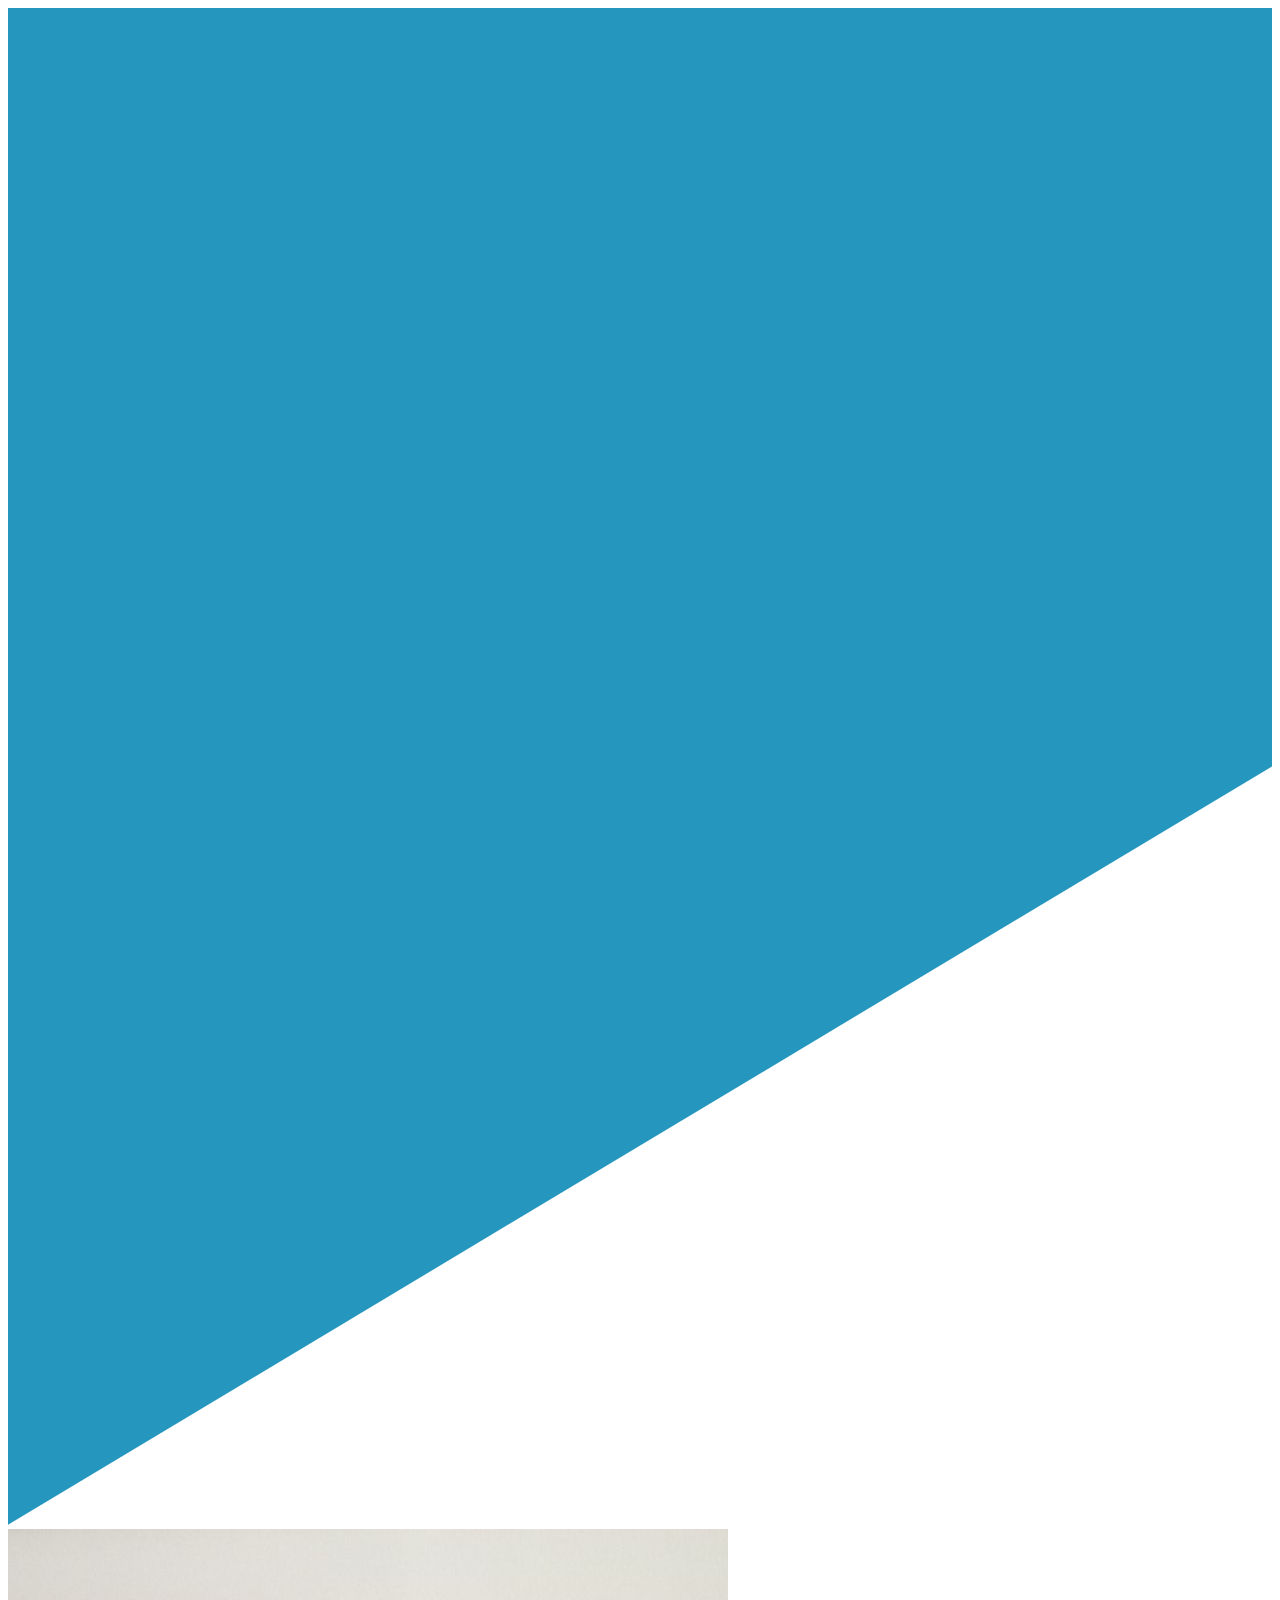
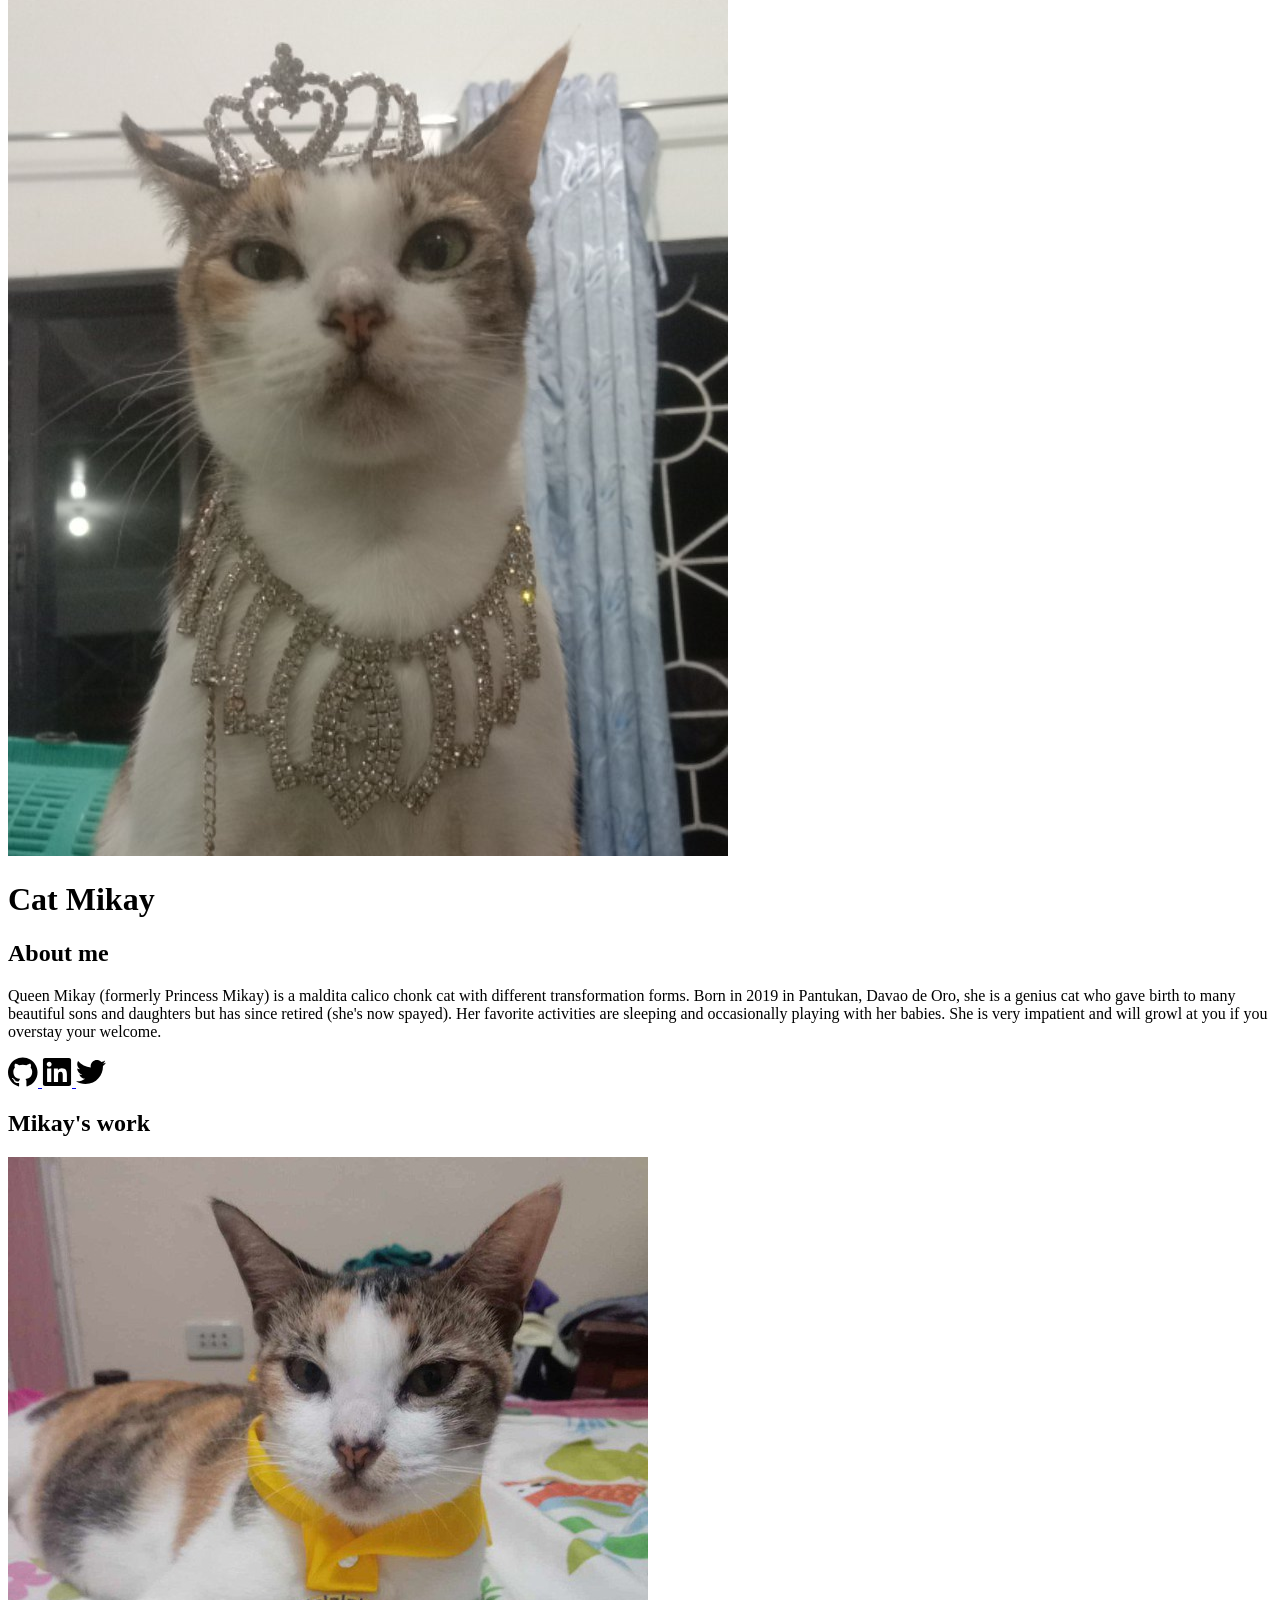
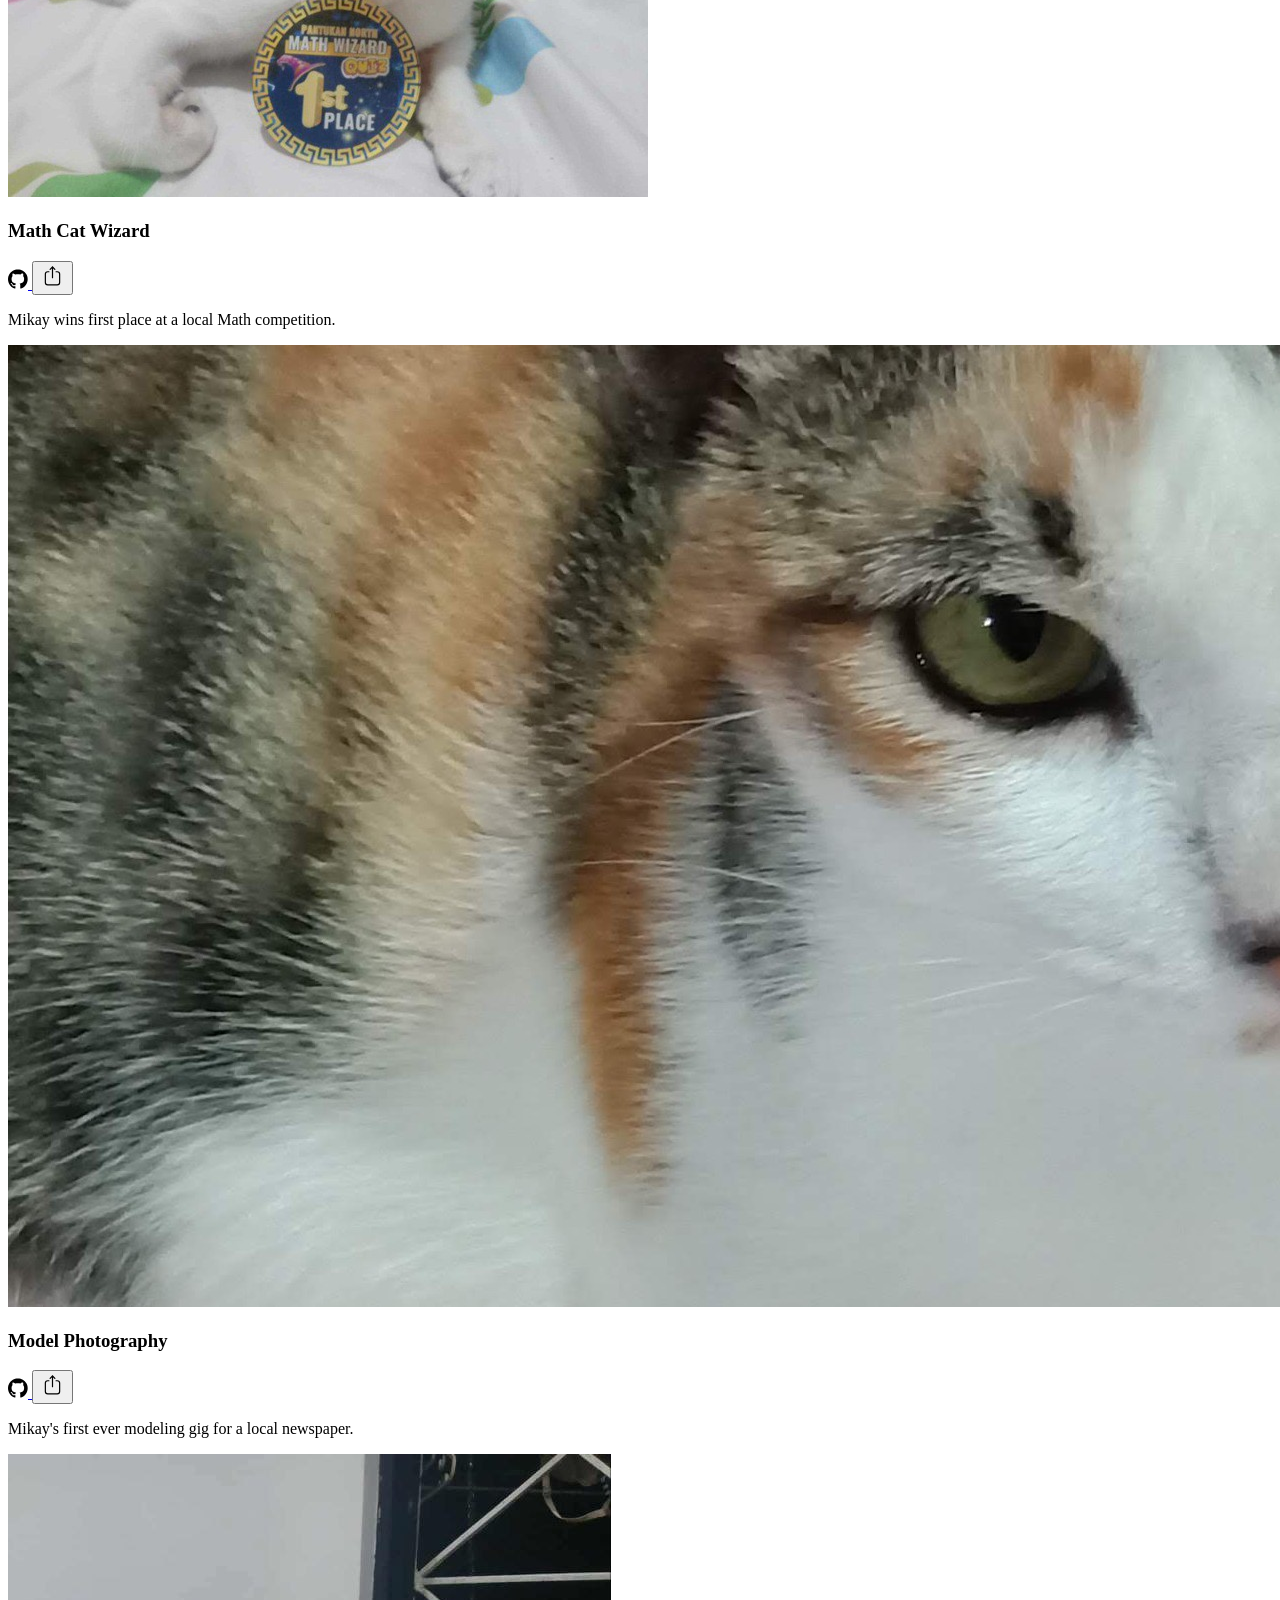
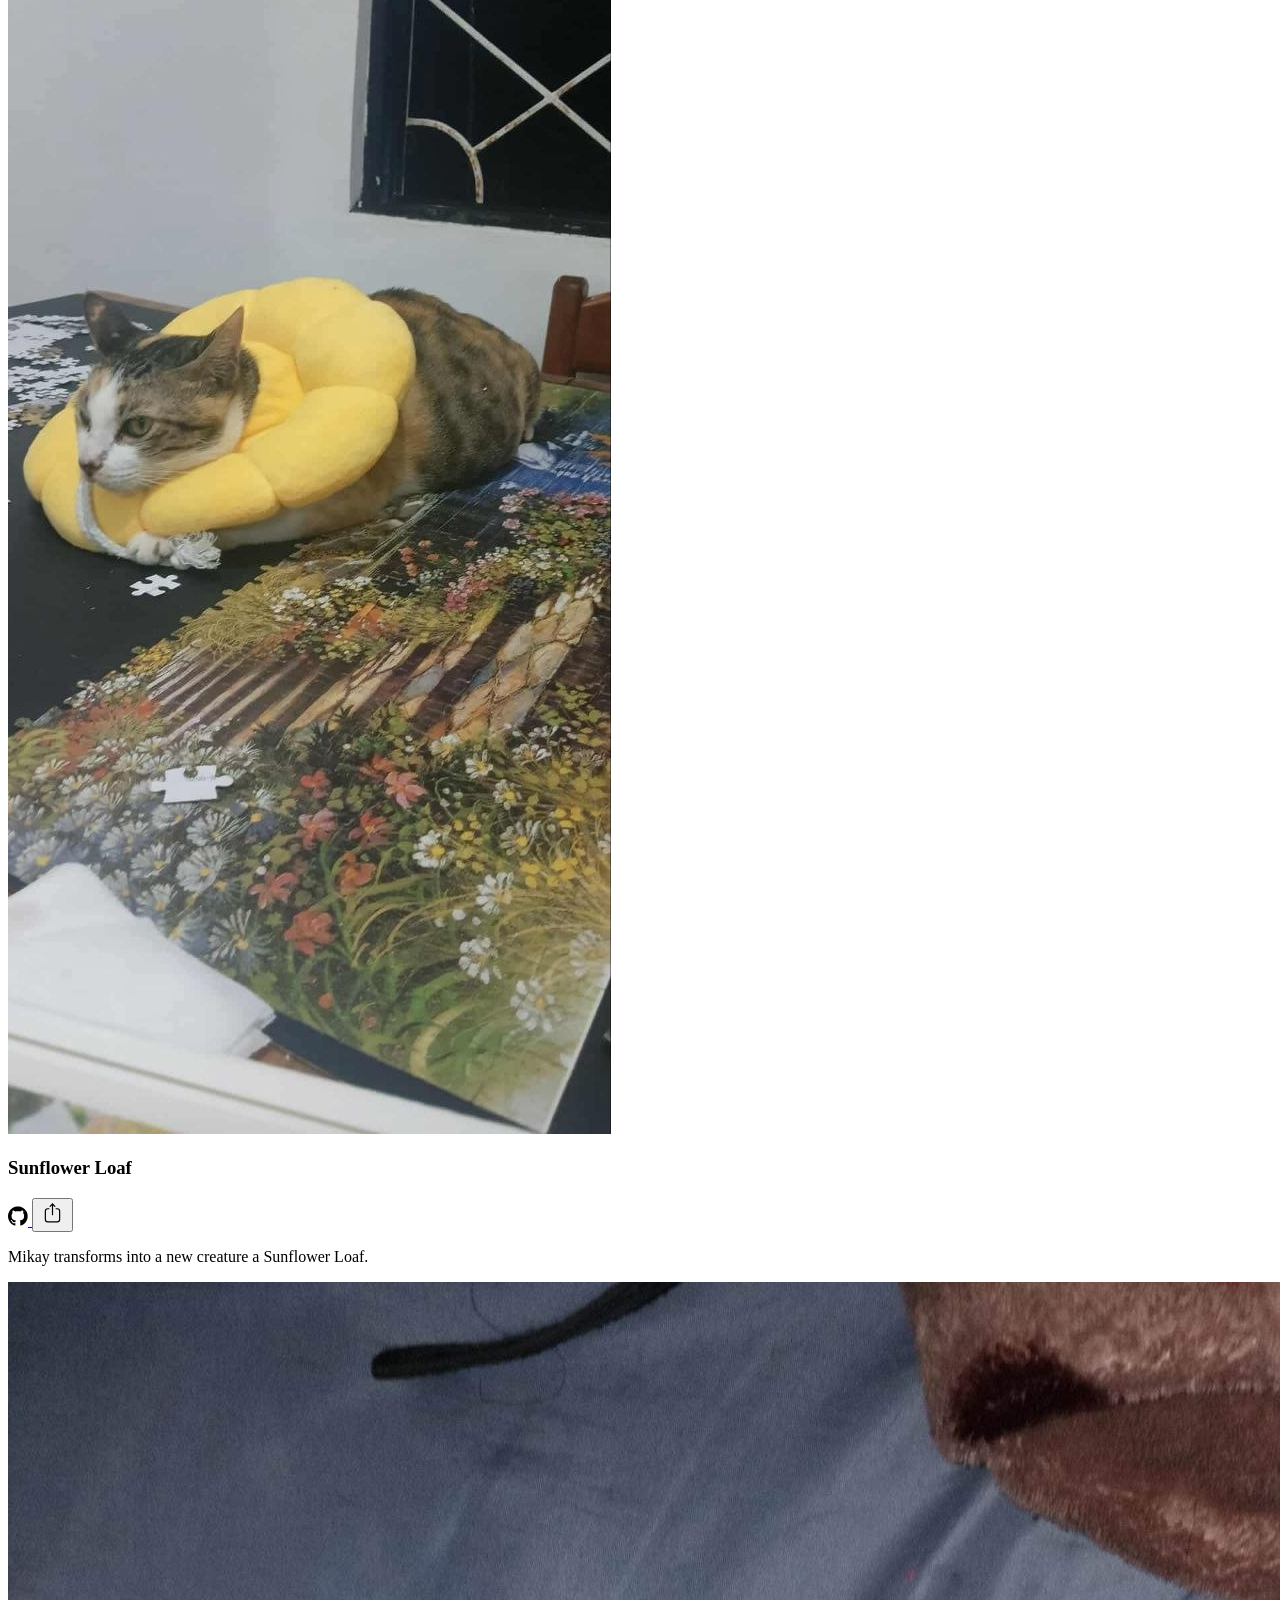
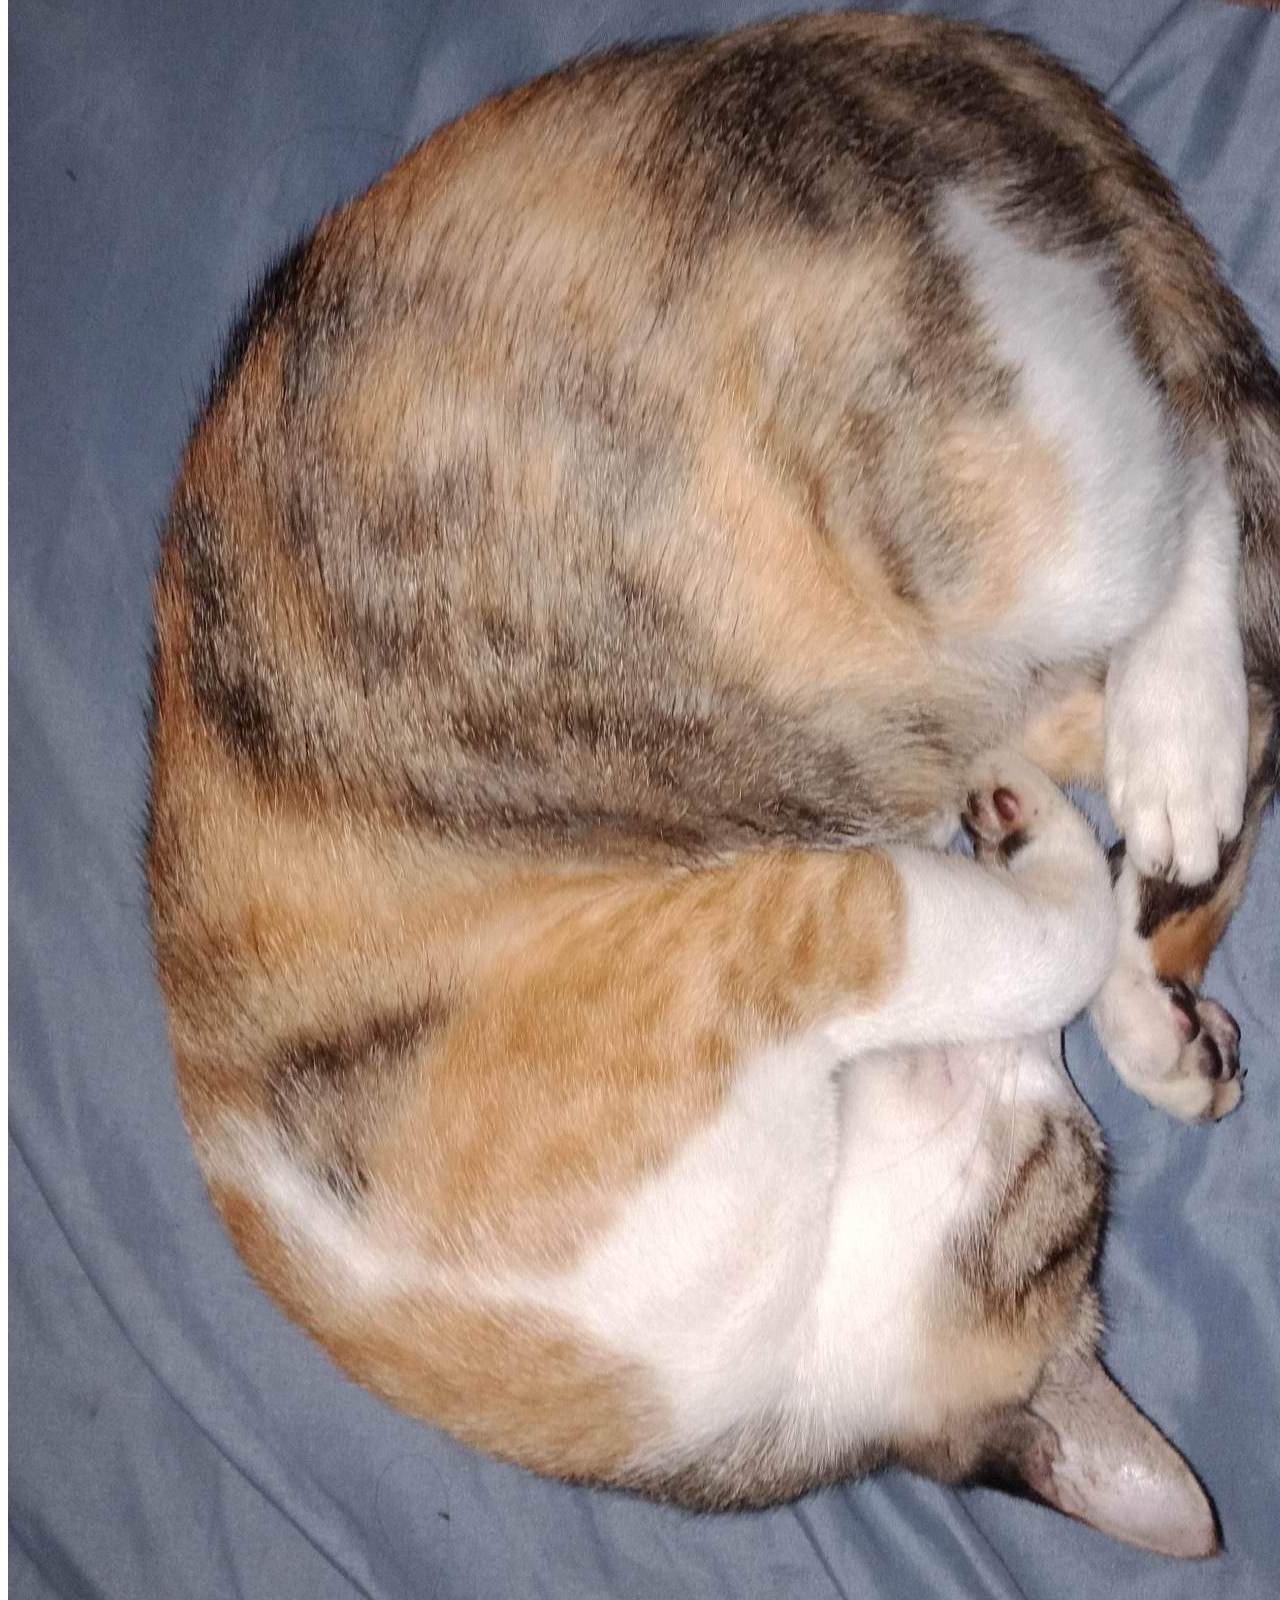
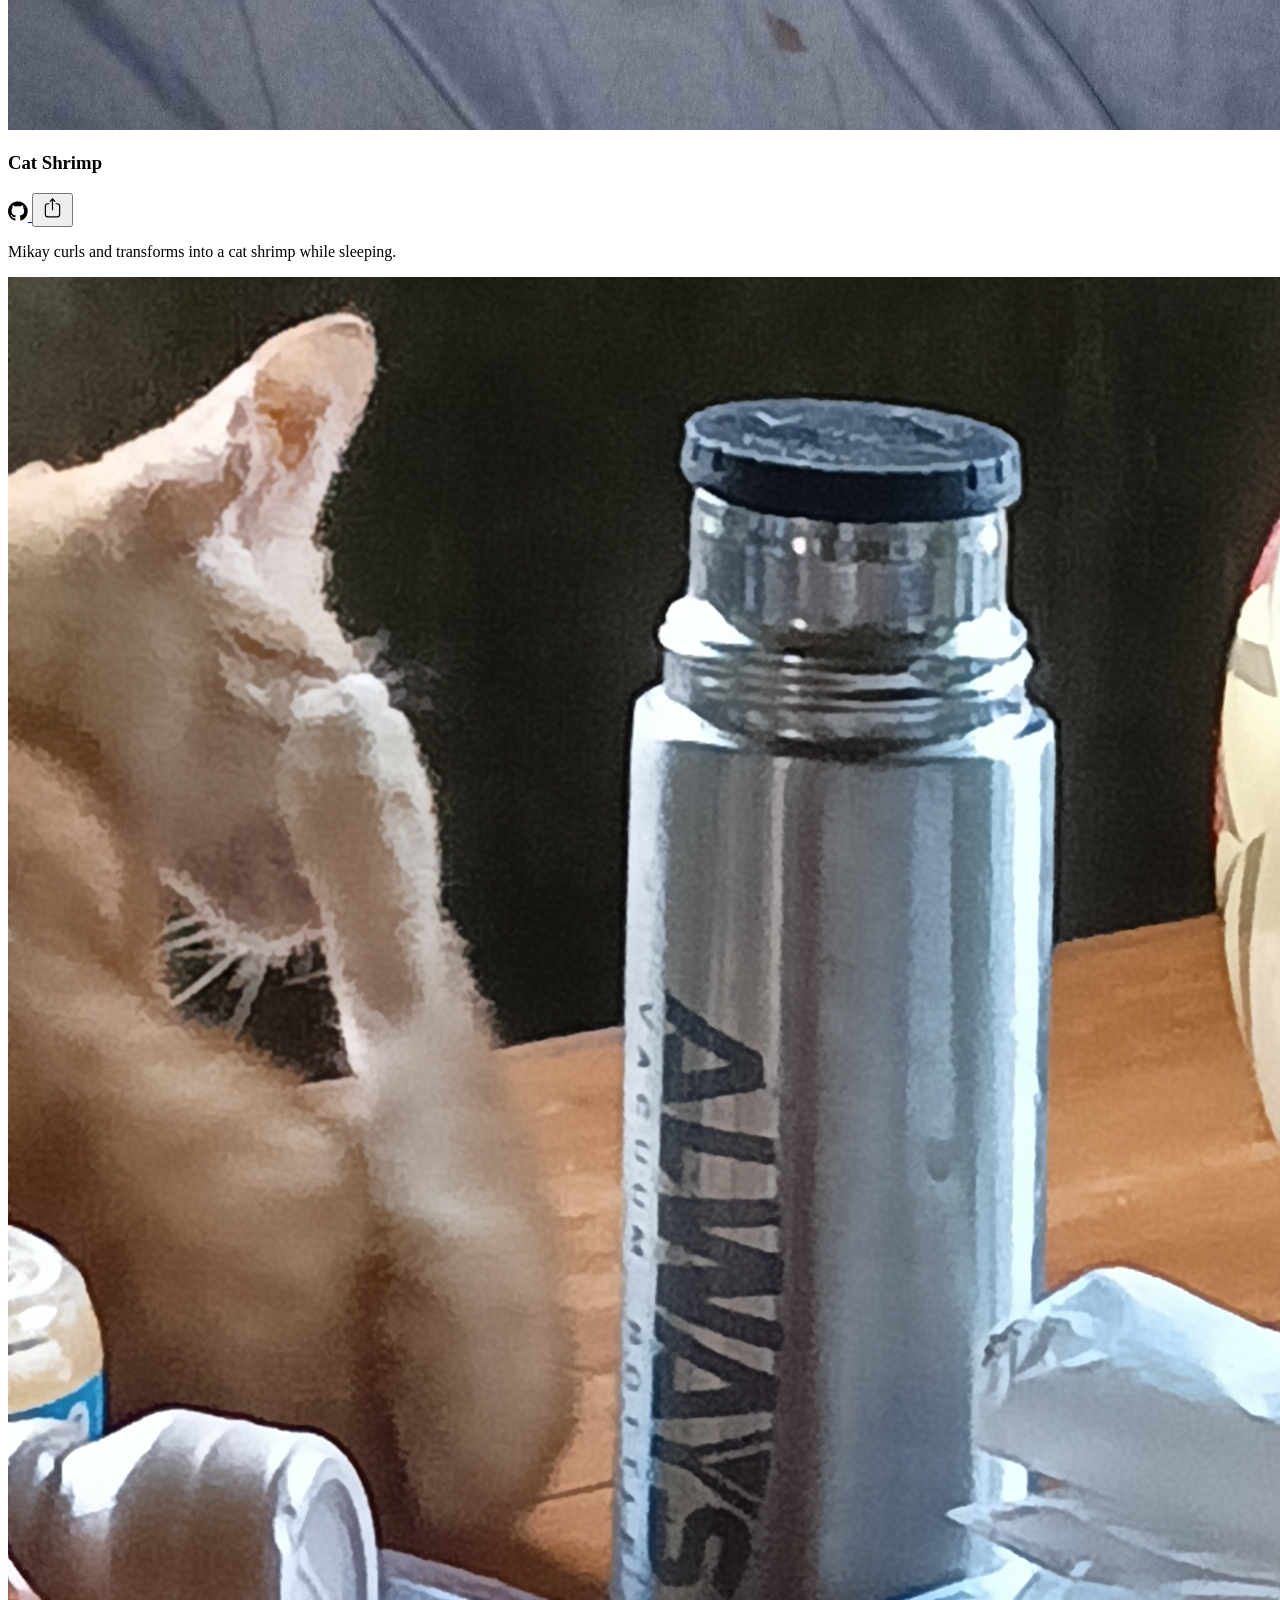
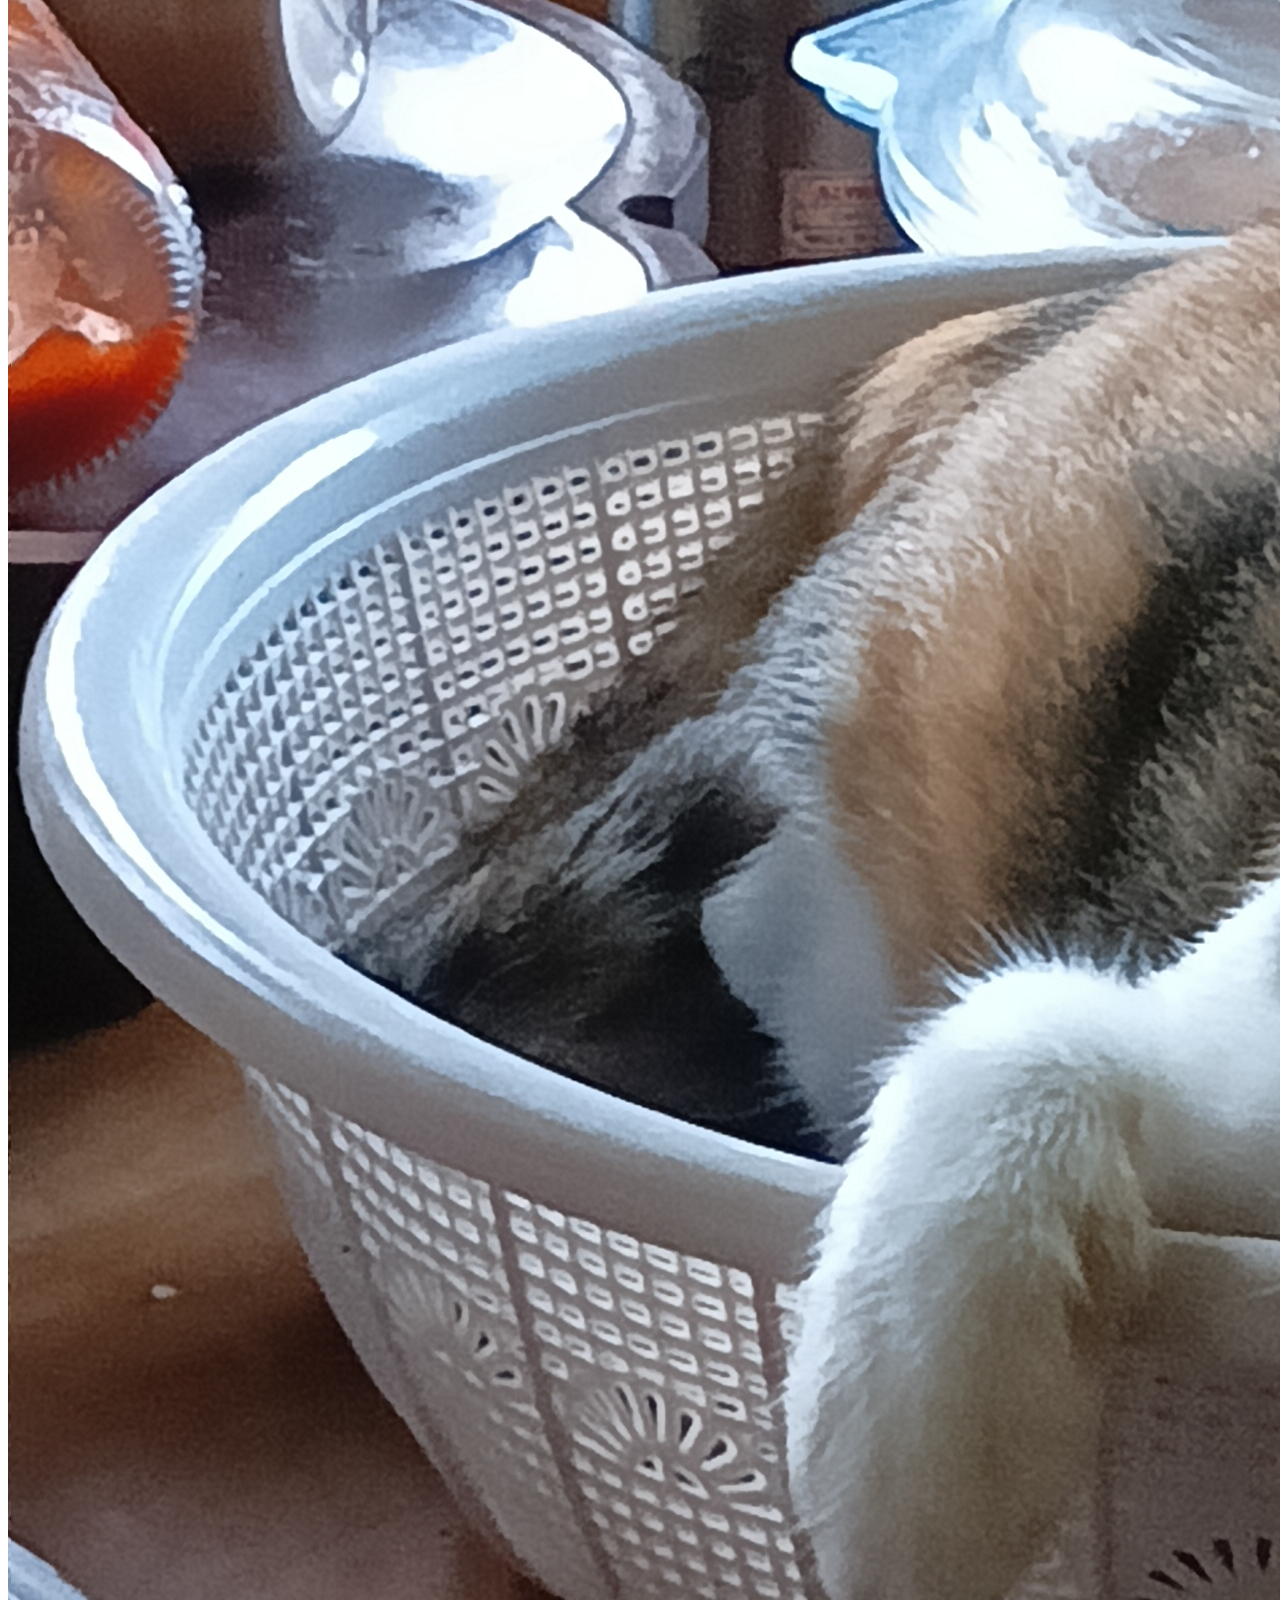
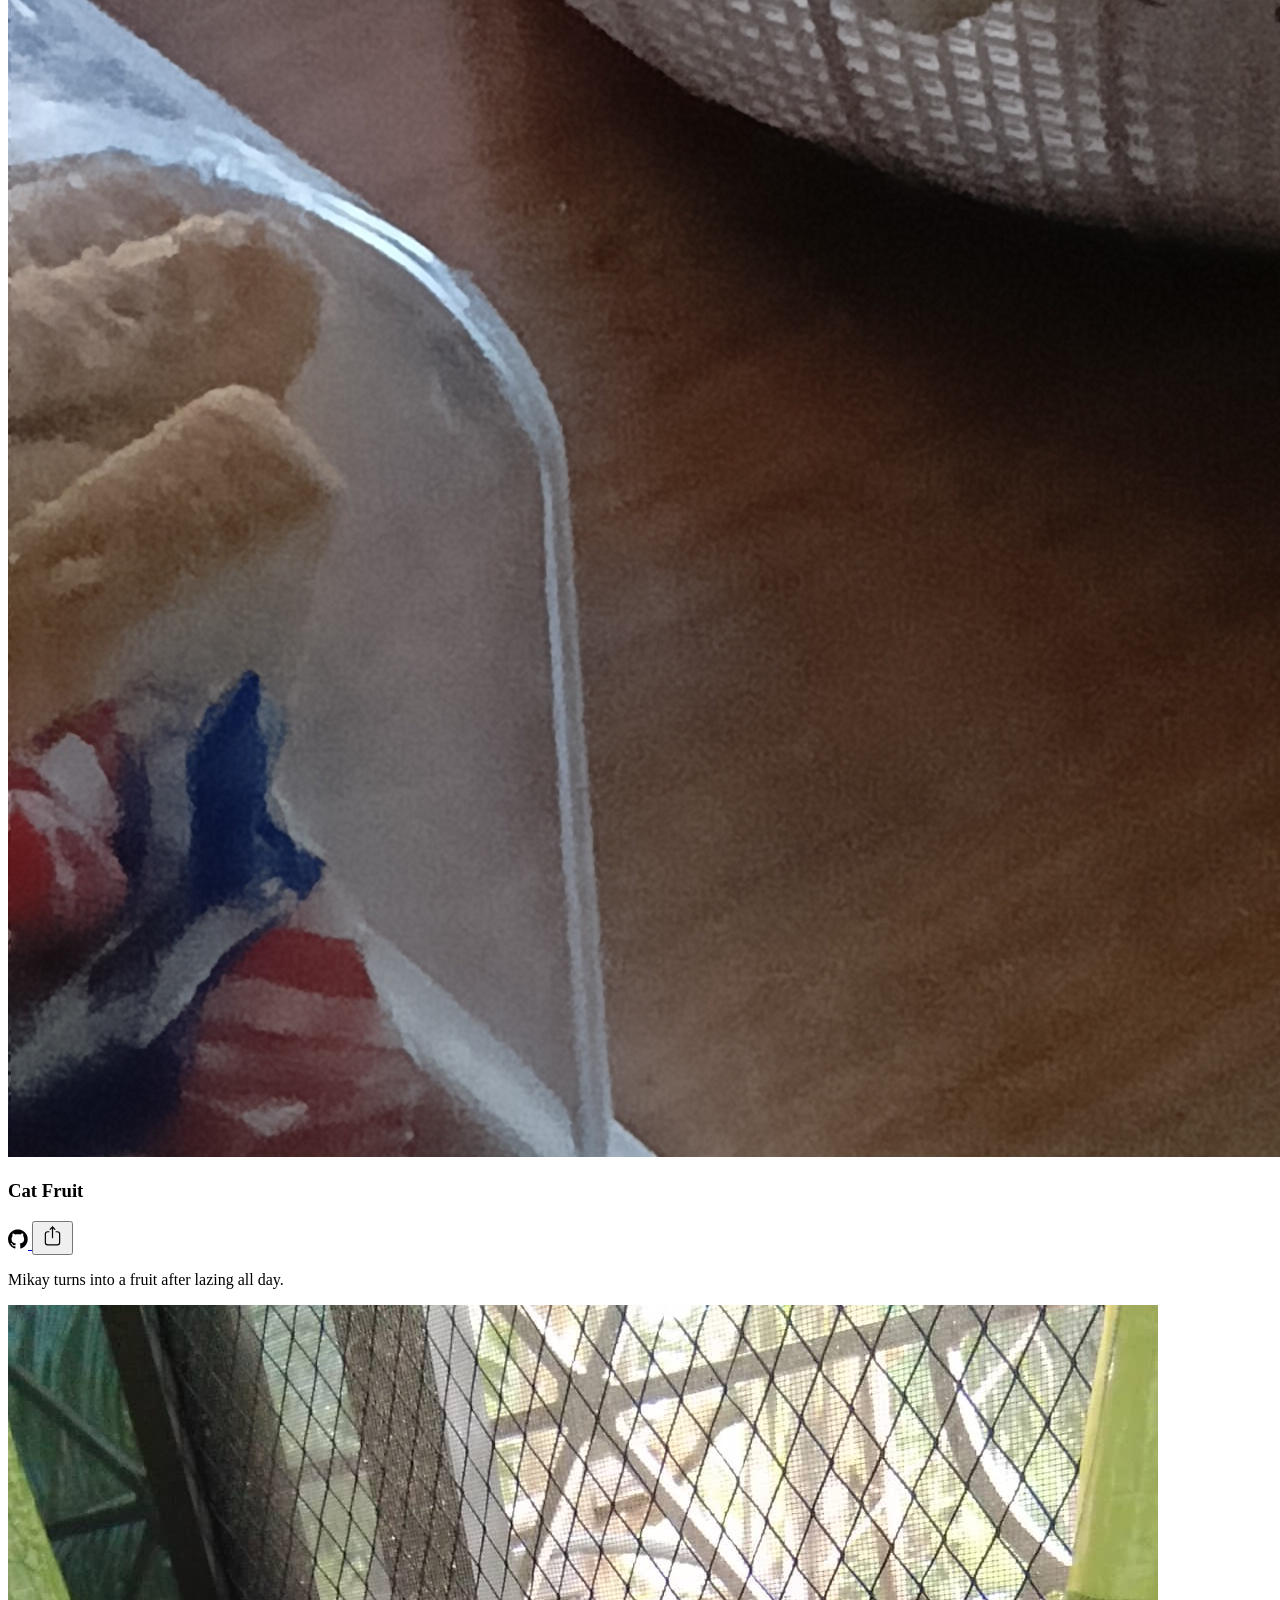
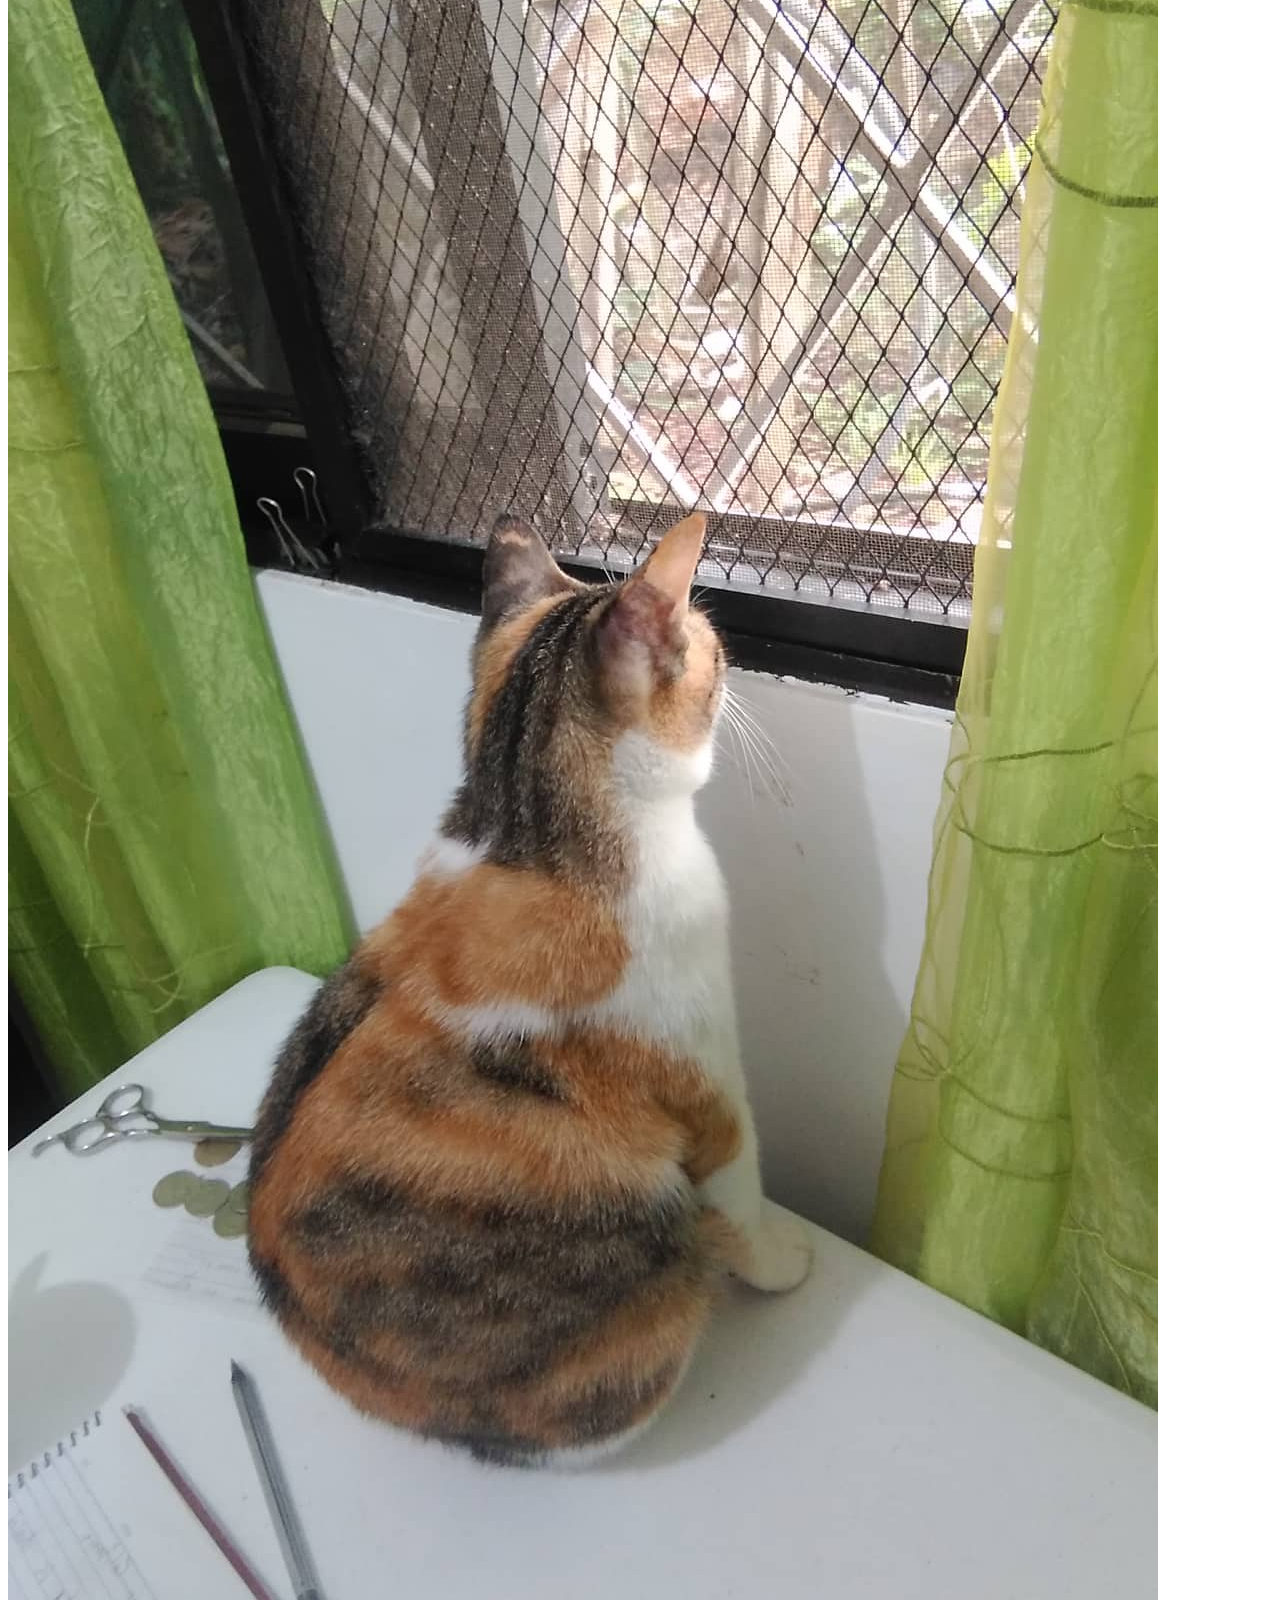
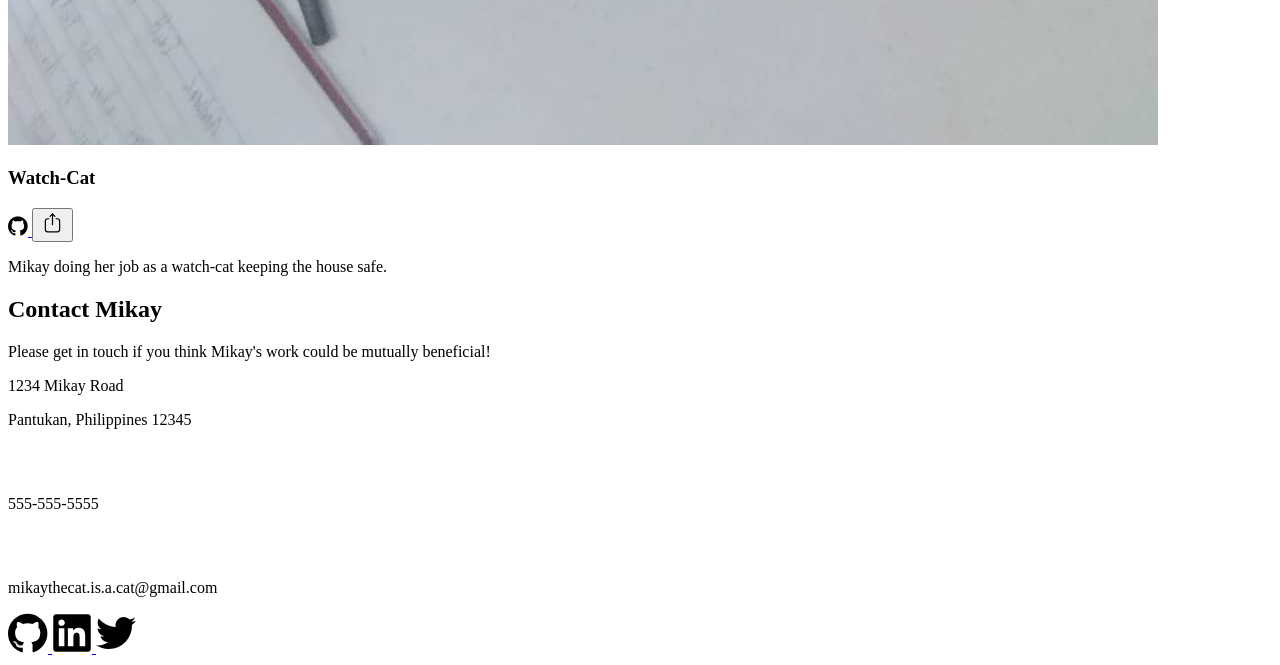
<file: src/index.html>
<!doctype html>
<html lang="en">
  <head>
    <meta charset="UTF-8" />
    <meta name="viewport" content="width=device-width, initial-scale=1.0" />
    <title>Document</title>
  </head>
  <body>
    <header>
      <svg
        class="box"
        preserveAspectRatio="none"
        xmlns="http://www.w3.org/2000/svg"
        viewBox="24 10 5 6"
      >
        <path d="m24 10v6l5-3V10" fill="#2596be" />
      </svg>

      <div class="about-me-container">
        <div class="picture-with-title">
          <img
            class="portrait-image"
            src="./mikay-portrait.jpeg"
            alt="Cat with tiara and necklace"
          />
          <h1 class="h1-title">Cat Mikay</h1>
        </div>
        <h2 class="h2-about-me">About me</h2>
        <p class="about-paragraph">
          Queen Mikay (formerly Princess Mikay) is a maldita calico chonk cat
          with different transformation forms. Born in 2019 in Pantukan, Davao
          de Oro, she is a genius cat who gave birth to many beautiful sons and
          daughters but has since retired (she's now spayed). Her favorite
          activities are sleeping and occasionally playing with her babies. She
          is very impatient and will growl at you if you overstay your welcome.
        </p>
        <div class="logos-svg-container">
          <a href="https://github.com/">
            <svg
              fill="#000000"
              viewBox="0 -0.5 25 25"
              xmlns="http://www.w3.org/2000/svg"
              width="30"
            >
              <g id="SVGRepo_bgCarrier" stroke-width="0"></g>
              <g
                id="SVGRepo_tracerCarrier"
                stroke-linecap="round"
                stroke-linejoin="round"
              ></g>
              <g id="SVGRepo_iconCarrier">
                <path
                  d="m12.301 0h.093c2.242 0 4.34.613 6.137 1.68l-.055-.031c1.871 1.094 3.386 2.609 4.449 4.422l.031.058c1.04 1.769 1.654 3.896 1.654 6.166 0 5.406-3.483 10-8.327 11.658l-.087.026c-.063.02-.135.031-.209.031-.162 0-.312-.054-.433-.144l.002.001c-.128-.115-.208-.281-.208-.466 0-.005 0-.01 0-.014v.001q0-.048.008-1.226t.008-2.154c.007-.075.011-.161.011-.249 0-.792-.323-1.508-.844-2.025.618-.061 1.176-.163 1.718-.305l-.076.017c.573-.16 1.073-.373 1.537-.642l-.031.017c.508-.28.938-.636 1.292-1.058l.006-.007c.372-.476.663-1.036.84-1.645l.009-.035c.209-.683.329-1.468.329-2.281 0-.045 0-.091-.001-.136v.007c0-.022.001-.047.001-.072 0-1.248-.482-2.383-1.269-3.23l.003.003c.168-.44.265-.948.265-1.479 0-.649-.145-1.263-.404-1.814l.011.026c-.115-.022-.246-.035-.381-.035-.334 0-.649.078-.929.216l.012-.005c-.568.21-1.054.448-1.512.726l.038-.022-.609.384c-.922-.264-1.981-.416-3.075-.416s-2.153.152-3.157.436l.081-.02q-.256-.176-.681-.433c-.373-.214-.814-.421-1.272-.595l-.066-.022c-.293-.154-.64-.244-1.009-.244-.124 0-.246.01-.364.03l.013-.002c-.248.524-.393 1.139-.393 1.788 0 .531.097 1.04.275 1.509l-.01-.029c-.785.844-1.266 1.979-1.266 3.227 0 .025 0 .051.001.076v-.004c-.001.039-.001.084-.001.13 0 .809.12 1.591.344 2.327l-.015-.057c.189.643.476 1.202.85 1.693l-.009-.013c.354.435.782.793 1.267 1.062l.022.011c.432.252.933.465 1.46.614l.046.011c.466.125 1.024.227 1.595.284l.046.004c-.431.428-.718 1-.784 1.638l-.001.012c-.207.101-.448.183-.699.236l-.021.004c-.256.051-.549.08-.85.08-.022 0-.044 0-.066 0h.003c-.394-.008-.756-.136-1.055-.348l.006.004c-.371-.259-.671-.595-.881-.986l-.007-.015c-.198-.336-.459-.614-.768-.827l-.009-.006c-.225-.169-.49-.301-.776-.38l-.016-.004-.32-.048c-.023-.002-.05-.003-.077-.003-.14 0-.273.028-.394.077l.007-.003q-.128.072-.08.184c.039.086.087.16.145.225l-.001-.001c.061.072.13.135.205.19l.003.002.112.08c.283.148.516.354.693.603l.004.006c.191.237.359.505.494.792l.01.024.16.368c.135.402.38.738.7.981l.005.004c.3.234.662.402 1.057.478l.016.002c.33.064.714.104 1.106.112h.007c.045.002.097.002.15.002.261 0 .517-.021.767-.062l-.027.004.368-.064q0 .609.008 1.418t.008.873v.014c0 .185-.08.351-.208.466h-.001c-.119.089-.268.143-.431.143-.075 0-.147-.011-.214-.032l.005.001c-4.929-1.689-8.409-6.283-8.409-11.69 0-2.268.612-4.393 1.681-6.219l-.032.058c1.094-1.871 2.609-3.386 4.422-4.449l.058-.031c1.739-1.034 3.835-1.645 6.073-1.645h.098-.005zm-7.64 17.666q.048-.112-.112-.192-.16-.048-.208.032-.048.112.112.192.144.096.208-.032zm.497.545q.112-.08-.032-.256-.16-.144-.256-.048-.112.08.032.256.159.157.256.047zm.48.72q.144-.112 0-.304-.128-.208-.272-.096-.144.08 0 .288t.272.112zm.672.673q.128-.128-.064-.304-.192-.192-.32-.048-.144.128.064.304.192.192.32.044zm.913.4q.048-.176-.208-.256-.24-.064-.304.112t.208.24q.24.097.304-.096zm1.009.08q0-.208-.272-.176-.256 0-.256.176 0 .208.272.176.256.001.256-.175zm.929-.16q-.032-.176-.288-.144-.256.048-.224.24t.288.128.225-.224z"
                ></path>
              </g>
            </svg>
          </a>
          <a href="https://www.linkedin.com/">
            <svg
              width="30"
              fill="#000000"
              viewBox="0 0 32 32"
              version="1.1"
              xmlns="http://www.w3.org/2000/svg"
            >
              <g id="SVGRepo_bgCarrier" stroke-width="0"></g>
              <g
                id="SVGRepo_tracerCarrier"
                stroke-linecap="round"
                stroke-linejoin="round"
              ></g>
              <g id="SVGRepo_iconCarrier">
                <title>linkedin</title>
                <path
                  d="M28.778 1.004h-25.56c-0.008-0-0.017-0-0.027-0-1.199 0-2.172 0.964-2.186 2.159v25.672c0.014 1.196 0.987 2.161 2.186 2.161 0.010 0 0.019-0 0.029-0h25.555c0.008 0 0.018 0 0.028 0 1.2 0 2.175-0.963 2.194-2.159l0-0.002v-25.67c-0.019-1.197-0.994-2.161-2.195-2.161-0.010 0-0.019 0-0.029 0h0.001zM9.9 26.562h-4.454v-14.311h4.454zM7.674 10.293c-1.425 0-2.579-1.155-2.579-2.579s1.155-2.579 2.579-2.579c1.424 0 2.579 1.154 2.579 2.578v0c0 0.001 0 0.002 0 0.004 0 1.423-1.154 2.577-2.577 2.577-0.001 0-0.002 0-0.003 0h0zM26.556 26.562h-4.441v-6.959c0-1.66-0.034-3.795-2.314-3.795-2.316 0-2.669 1.806-2.669 3.673v7.082h-4.441v-14.311h4.266v1.951h0.058c0.828-1.395 2.326-2.315 4.039-2.315 0.061 0 0.121 0.001 0.181 0.003l-0.009-0c4.5 0 5.332 2.962 5.332 6.817v7.855z"
                ></path>
              </g>
            </svg>
          </a>
          <a href="https://x.com/">
            <svg
              width="30"
              viewBox="0 -2 20 20"
              version="1.1"
              xmlns="http://www.w3.org/2000/svg"
              xmlns:xlink="http://www.w3.org/1999/xlink"
              fill="#000000"
            >
              <g id="SVGRepo_bgCarrier" stroke-width="0"></g>
              <g
                id="SVGRepo_tracerCarrier"
                stroke-linecap="round"
                stroke-linejoin="round"
              ></g>
              <g id="SVGRepo_iconCarrier">
                <title>twitter [#154]</title>
                <desc>Created with Sketch.</desc>
                <defs></defs>
                <g
                  id="Page-1"
                  stroke="none"
                  stroke-width="1"
                  fill="none"
                  fill-rule="evenodd"
                >
                  <g
                    id="Dribbble-Light-Preview"
                    transform="translate(-60.000000, -7521.000000)"
                    fill="#000000"
                  >
                    <g id="icons" transform="translate(56.000000, 160.000000)">
                      <path
                        d="M10.29,7377 C17.837,7377 21.965,7370.84365 21.965,7365.50546 C21.965,7365.33021 21.965,7365.15595 21.953,7364.98267 C22.756,7364.41163 23.449,7363.70276 24,7362.8915 C23.252,7363.21837 22.457,7363.433 21.644,7363.52751 C22.5,7363.02244 23.141,7362.2289 23.448,7361.2926 C22.642,7361.76321 21.761,7362.095 20.842,7362.27321 C19.288,7360.64674 16.689,7360.56798 15.036,7362.09796 C13.971,7363.08447 13.518,7364.55538 13.849,7365.95835 C10.55,7365.79492 7.476,7364.261 5.392,7361.73762 C4.303,7363.58363 4.86,7365.94457 6.663,7367.12996 C6.01,7367.11125 5.371,7366.93797 4.8,7366.62489 L4.8,7366.67608 C4.801,7368.5989 6.178,7370.2549 8.092,7370.63591 C7.488,7370.79836 6.854,7370.82199 6.24,7370.70483 C6.777,7372.35099 8.318,7373.47829 10.073,7373.51078 C8.62,7374.63513 6.825,7375.24554 4.977,7375.24358 C4.651,7375.24259 4.325,7375.22388 4,7375.18549 C5.877,7376.37088 8.06,7377 10.29,7376.99705"
                        id="twitter-[#154]"
                      ></path>
                    </g>
                  </g>
                </g>
              </g>
            </svg>
          </a>
        </div>
      </div>
    </header>
    <main>
      <h2 class="Mikay-work">Mikay's work</h2>
      <section class="project-section">
        <article class="project-card">
          <div class="image-container">
            <img src="./assets/math-cat.jpg" alt="" />
          </div>
          <div class="bottom-half-card">
            <div class="pname-links">
              <h3>Math Cat Wizard</h3>
              <a href="https://github.com/">
                <svg
                  fill="#000000"
                  viewBox="0 -0.5 25 25"
                  xmlns="http://www.w3.org/2000/svg"
                  width="20"
                >
                  <g id="SVGRepo_bgCarrier" stroke-width="0"></g>
                  <g
                    id="SVGRepo_tracerCarrier"
                    stroke-linecap="round"
                    stroke-linejoin="round"
                  ></g>
                  <g id="SVGRepo_iconCarrier">
                    <path
                      d="m12.301 0h.093c2.242 0 4.34.613 6.137 1.68l-.055-.031c1.871 1.094 3.386 2.609 4.449 4.422l.031.058c1.04 1.769 1.654 3.896 1.654 6.166 0 5.406-3.483 10-8.327 11.658l-.087.026c-.063.02-.135.031-.209.031-.162 0-.312-.054-.433-.144l.002.001c-.128-.115-.208-.281-.208-.466 0-.005 0-.01 0-.014v.001q0-.048.008-1.226t.008-2.154c.007-.075.011-.161.011-.249 0-.792-.323-1.508-.844-2.025.618-.061 1.176-.163 1.718-.305l-.076.017c.573-.16 1.073-.373 1.537-.642l-.031.017c.508-.28.938-.636 1.292-1.058l.006-.007c.372-.476.663-1.036.84-1.645l.009-.035c.209-.683.329-1.468.329-2.281 0-.045 0-.091-.001-.136v.007c0-.022.001-.047.001-.072 0-1.248-.482-2.383-1.269-3.23l.003.003c.168-.44.265-.948.265-1.479 0-.649-.145-1.263-.404-1.814l.011.026c-.115-.022-.246-.035-.381-.035-.334 0-.649.078-.929.216l.012-.005c-.568.21-1.054.448-1.512.726l.038-.022-.609.384c-.922-.264-1.981-.416-3.075-.416s-2.153.152-3.157.436l.081-.02q-.256-.176-.681-.433c-.373-.214-.814-.421-1.272-.595l-.066-.022c-.293-.154-.64-.244-1.009-.244-.124 0-.246.01-.364.03l.013-.002c-.248.524-.393 1.139-.393 1.788 0 .531.097 1.04.275 1.509l-.01-.029c-.785.844-1.266 1.979-1.266 3.227 0 .025 0 .051.001.076v-.004c-.001.039-.001.084-.001.13 0 .809.12 1.591.344 2.327l-.015-.057c.189.643.476 1.202.85 1.693l-.009-.013c.354.435.782.793 1.267 1.062l.022.011c.432.252.933.465 1.46.614l.046.011c.466.125 1.024.227 1.595.284l.046.004c-.431.428-.718 1-.784 1.638l-.001.012c-.207.101-.448.183-.699.236l-.021.004c-.256.051-.549.08-.85.08-.022 0-.044 0-.066 0h.003c-.394-.008-.756-.136-1.055-.348l.006.004c-.371-.259-.671-.595-.881-.986l-.007-.015c-.198-.336-.459-.614-.768-.827l-.009-.006c-.225-.169-.49-.301-.776-.38l-.016-.004-.32-.048c-.023-.002-.05-.003-.077-.003-.14 0-.273.028-.394.077l.007-.003q-.128.072-.08.184c.039.086.087.16.145.225l-.001-.001c.061.072.13.135.205.19l.003.002.112.08c.283.148.516.354.693.603l.004.006c.191.237.359.505.494.792l.01.024.16.368c.135.402.38.738.7.981l.005.004c.3.234.662.402 1.057.478l.016.002c.33.064.714.104 1.106.112h.007c.045.002.097.002.15.002.261 0 .517-.021.767-.062l-.027.004.368-.064q0 .609.008 1.418t.008.873v.014c0 .185-.08.351-.208.466h-.001c-.119.089-.268.143-.431.143-.075 0-.147-.011-.214-.032l.005.001c-4.929-1.689-8.409-6.283-8.409-11.69 0-2.268.612-4.393 1.681-6.219l-.032.058c1.094-1.871 2.609-3.386 4.422-4.449l.058-.031c1.739-1.034 3.835-1.645 6.073-1.645h.098-.005zm-7.64 17.666q.048-.112-.112-.192-.16-.048-.208.032-.048.112.112.192.144.096.208-.032zm.497.545q.112-.08-.032-.256-.16-.144-.256-.048-.112.08.032.256.159.157.256.047zm.48.72q.144-.112 0-.304-.128-.208-.272-.096-.144.08 0 .288t.272.112zm.672.673q.128-.128-.064-.304-.192-.192-.32-.048-.144.128.064.304.192.192.32.044zm.913.4q.048-.176-.208-.256-.24-.064-.304.112t.208.24q.24.097.304-.096zm1.009.08q0-.208-.272-.176-.256 0-.256.176 0 .208.272.176.256.001.256-.175zm.929-.16q-.032-.176-.288-.144-.256.048-.224.24t.288.128.225-.224z"
                    ></path>
                  </g>
                </svg>
              </a>

              <button>
                <svg
                  viewBox="0 0 21 21"
                  xmlns="http://www.w3.org/2000/svg"
                  fill="#000000"
                  width="25"
                >
                  <g id="SVGRepo_bgCarrier" stroke-width="0"></g>
                  <g
                    id="SVGRepo_tracerCarrier"
                    stroke-linecap="round"
                    stroke-linejoin="round"
                  ></g>
                  <g id="SVGRepo_iconCarrier">
                    <g
                      fill="none"
                      fill-rule="evenodd"
                      stroke="#000000"
                      stroke-linecap="round"
                      stroke-linejoin="round"
                      transform="translate(4 2)"
                    >
                      <path d="m8.5 2.5-1.978-2-2.022 2"></path>
                      <path d="m6.5.5v9"></path>
                      <path
                        d="m3.5 4.5h-1c-1.1045695 0-2 .8954305-2 2v7c0 1.1045695.8954305 2 2 2h8c1.1045695 0 2-.8954305 2-2v-7c0-1.1045695-.8954305-2-2-2h-1"
                      ></path>
                    </g>
                  </g>
                </svg>
              </button>
            </div>
            <div class="card-description-container">
              <p class="card-description">
                Mikay wins first place at a local Math competition.
              </p>
            </div>
          </div>
        </article>
        <article class="project-card">
          <div class="image-container">
            <img src="./assets/project-1.jpg" alt="" />
          </div>
          <div class="bottom-half-card">
            <div class="pname-links">
              <h3>Model Photography</h3>
              <a href="https://github.com/">
                <svg
                  fill="#000000"
                  viewBox="0 -0.5 25 25"
                  xmlns="http://www.w3.org/2000/svg"
                  width="20"
                >
                  <g id="SVGRepo_bgCarrier" stroke-width="0"></g>
                  <g
                    id="SVGRepo_tracerCarrier"
                    stroke-linecap="round"
                    stroke-linejoin="round"
                  ></g>
                  <g id="SVGRepo_iconCarrier">
                    <path
                      d="m12.301 0h.093c2.242 0 4.34.613 6.137 1.68l-.055-.031c1.871 1.094 3.386 2.609 4.449 4.422l.031.058c1.04 1.769 1.654 3.896 1.654 6.166 0 5.406-3.483 10-8.327 11.658l-.087.026c-.063.02-.135.031-.209.031-.162 0-.312-.054-.433-.144l.002.001c-.128-.115-.208-.281-.208-.466 0-.005 0-.01 0-.014v.001q0-.048.008-1.226t.008-2.154c.007-.075.011-.161.011-.249 0-.792-.323-1.508-.844-2.025.618-.061 1.176-.163 1.718-.305l-.076.017c.573-.16 1.073-.373 1.537-.642l-.031.017c.508-.28.938-.636 1.292-1.058l.006-.007c.372-.476.663-1.036.84-1.645l.009-.035c.209-.683.329-1.468.329-2.281 0-.045 0-.091-.001-.136v.007c0-.022.001-.047.001-.072 0-1.248-.482-2.383-1.269-3.23l.003.003c.168-.44.265-.948.265-1.479 0-.649-.145-1.263-.404-1.814l.011.026c-.115-.022-.246-.035-.381-.035-.334 0-.649.078-.929.216l.012-.005c-.568.21-1.054.448-1.512.726l.038-.022-.609.384c-.922-.264-1.981-.416-3.075-.416s-2.153.152-3.157.436l.081-.02q-.256-.176-.681-.433c-.373-.214-.814-.421-1.272-.595l-.066-.022c-.293-.154-.64-.244-1.009-.244-.124 0-.246.01-.364.03l.013-.002c-.248.524-.393 1.139-.393 1.788 0 .531.097 1.04.275 1.509l-.01-.029c-.785.844-1.266 1.979-1.266 3.227 0 .025 0 .051.001.076v-.004c-.001.039-.001.084-.001.13 0 .809.12 1.591.344 2.327l-.015-.057c.189.643.476 1.202.85 1.693l-.009-.013c.354.435.782.793 1.267 1.062l.022.011c.432.252.933.465 1.46.614l.046.011c.466.125 1.024.227 1.595.284l.046.004c-.431.428-.718 1-.784 1.638l-.001.012c-.207.101-.448.183-.699.236l-.021.004c-.256.051-.549.08-.85.08-.022 0-.044 0-.066 0h.003c-.394-.008-.756-.136-1.055-.348l.006.004c-.371-.259-.671-.595-.881-.986l-.007-.015c-.198-.336-.459-.614-.768-.827l-.009-.006c-.225-.169-.49-.301-.776-.38l-.016-.004-.32-.048c-.023-.002-.05-.003-.077-.003-.14 0-.273.028-.394.077l.007-.003q-.128.072-.08.184c.039.086.087.16.145.225l-.001-.001c.061.072.13.135.205.19l.003.002.112.08c.283.148.516.354.693.603l.004.006c.191.237.359.505.494.792l.01.024.16.368c.135.402.38.738.7.981l.005.004c.3.234.662.402 1.057.478l.016.002c.33.064.714.104 1.106.112h.007c.045.002.097.002.15.002.261 0 .517-.021.767-.062l-.027.004.368-.064q0 .609.008 1.418t.008.873v.014c0 .185-.08.351-.208.466h-.001c-.119.089-.268.143-.431.143-.075 0-.147-.011-.214-.032l.005.001c-4.929-1.689-8.409-6.283-8.409-11.69 0-2.268.612-4.393 1.681-6.219l-.032.058c1.094-1.871 2.609-3.386 4.422-4.449l.058-.031c1.739-1.034 3.835-1.645 6.073-1.645h.098-.005zm-7.64 17.666q.048-.112-.112-.192-.16-.048-.208.032-.048.112.112.192.144.096.208-.032zm.497.545q.112-.08-.032-.256-.16-.144-.256-.048-.112.08.032.256.159.157.256.047zm.48.72q.144-.112 0-.304-.128-.208-.272-.096-.144.08 0 .288t.272.112zm.672.673q.128-.128-.064-.304-.192-.192-.32-.048-.144.128.064.304.192.192.32.044zm.913.4q.048-.176-.208-.256-.24-.064-.304.112t.208.24q.24.097.304-.096zm1.009.08q0-.208-.272-.176-.256 0-.256.176 0 .208.272.176.256.001.256-.175zm.929-.16q-.032-.176-.288-.144-.256.048-.224.24t.288.128.225-.224z"
                    ></path>
                  </g>
                </svg>
              </a>

              <button>
                <svg
                  viewBox="0 0 21 21"
                  xmlns="http://www.w3.org/2000/svg"
                  fill="#000000"
                  width="25"
                >
                  <g id="SVGRepo_bgCarrier" stroke-width="0"></g>
                  <g
                    id="SVGRepo_tracerCarrier"
                    stroke-linecap="round"
                    stroke-linejoin="round"
                  ></g>
                  <g id="SVGRepo_iconCarrier">
                    <g
                      fill="none"
                      fill-rule="evenodd"
                      stroke="#000000"
                      stroke-linecap="round"
                      stroke-linejoin="round"
                      transform="translate(4 2)"
                    >
                      <path d="m8.5 2.5-1.978-2-2.022 2"></path>
                      <path d="m6.5.5v9"></path>
                      <path
                        d="m3.5 4.5h-1c-1.1045695 0-2 .8954305-2 2v7c0 1.1045695.8954305 2 2 2h8c1.1045695 0 2-.8954305 2-2v-7c0-1.1045695-.8954305-2-2-2h-1"
                      ></path>
                    </g>
                  </g>
                </svg>
              </button>
            </div>
            <div class="card-description-container">
              <p class="card-description">
                Mikay's first ever modeling gig for a local newspaper.
              </p>
            </div>
          </div>
        </article>
        <article class="project-card">
          <div class="image-container">
            <img src="./assets/sunflower-loaf.jpg" alt="" />
          </div>
          <div class="bottom-half-card">
            <div class="pname-links">
              <h3>Sunflower Loaf</h3>
              <a href="https://github.com/">
                <svg
                  fill="#000000"
                  viewBox="0 -0.5 25 25"
                  xmlns="http://www.w3.org/2000/svg"
                  width="20"
                >
                  <g id="SVGRepo_bgCarrier" stroke-width="0"></g>
                  <g
                    id="SVGRepo_tracerCarrier"
                    stroke-linecap="round"
                    stroke-linejoin="round"
                  ></g>
                  <g id="SVGRepo_iconCarrier">
                    <path
                      d="m12.301 0h.093c2.242 0 4.34.613 6.137 1.68l-.055-.031c1.871 1.094 3.386 2.609 4.449 4.422l.031.058c1.04 1.769 1.654 3.896 1.654 6.166 0 5.406-3.483 10-8.327 11.658l-.087.026c-.063.02-.135.031-.209.031-.162 0-.312-.054-.433-.144l.002.001c-.128-.115-.208-.281-.208-.466 0-.005 0-.01 0-.014v.001q0-.048.008-1.226t.008-2.154c.007-.075.011-.161.011-.249 0-.792-.323-1.508-.844-2.025.618-.061 1.176-.163 1.718-.305l-.076.017c.573-.16 1.073-.373 1.537-.642l-.031.017c.508-.28.938-.636 1.292-1.058l.006-.007c.372-.476.663-1.036.84-1.645l.009-.035c.209-.683.329-1.468.329-2.281 0-.045 0-.091-.001-.136v.007c0-.022.001-.047.001-.072 0-1.248-.482-2.383-1.269-3.23l.003.003c.168-.44.265-.948.265-1.479 0-.649-.145-1.263-.404-1.814l.011.026c-.115-.022-.246-.035-.381-.035-.334 0-.649.078-.929.216l.012-.005c-.568.21-1.054.448-1.512.726l.038-.022-.609.384c-.922-.264-1.981-.416-3.075-.416s-2.153.152-3.157.436l.081-.02q-.256-.176-.681-.433c-.373-.214-.814-.421-1.272-.595l-.066-.022c-.293-.154-.64-.244-1.009-.244-.124 0-.246.01-.364.03l.013-.002c-.248.524-.393 1.139-.393 1.788 0 .531.097 1.04.275 1.509l-.01-.029c-.785.844-1.266 1.979-1.266 3.227 0 .025 0 .051.001.076v-.004c-.001.039-.001.084-.001.13 0 .809.12 1.591.344 2.327l-.015-.057c.189.643.476 1.202.85 1.693l-.009-.013c.354.435.782.793 1.267 1.062l.022.011c.432.252.933.465 1.46.614l.046.011c.466.125 1.024.227 1.595.284l.046.004c-.431.428-.718 1-.784 1.638l-.001.012c-.207.101-.448.183-.699.236l-.021.004c-.256.051-.549.08-.85.08-.022 0-.044 0-.066 0h.003c-.394-.008-.756-.136-1.055-.348l.006.004c-.371-.259-.671-.595-.881-.986l-.007-.015c-.198-.336-.459-.614-.768-.827l-.009-.006c-.225-.169-.49-.301-.776-.38l-.016-.004-.32-.048c-.023-.002-.05-.003-.077-.003-.14 0-.273.028-.394.077l.007-.003q-.128.072-.08.184c.039.086.087.16.145.225l-.001-.001c.061.072.13.135.205.19l.003.002.112.08c.283.148.516.354.693.603l.004.006c.191.237.359.505.494.792l.01.024.16.368c.135.402.38.738.7.981l.005.004c.3.234.662.402 1.057.478l.016.002c.33.064.714.104 1.106.112h.007c.045.002.097.002.15.002.261 0 .517-.021.767-.062l-.027.004.368-.064q0 .609.008 1.418t.008.873v.014c0 .185-.08.351-.208.466h-.001c-.119.089-.268.143-.431.143-.075 0-.147-.011-.214-.032l.005.001c-4.929-1.689-8.409-6.283-8.409-11.69 0-2.268.612-4.393 1.681-6.219l-.032.058c1.094-1.871 2.609-3.386 4.422-4.449l.058-.031c1.739-1.034 3.835-1.645 6.073-1.645h.098-.005zm-7.64 17.666q.048-.112-.112-.192-.16-.048-.208.032-.048.112.112.192.144.096.208-.032zm.497.545q.112-.08-.032-.256-.16-.144-.256-.048-.112.08.032.256.159.157.256.047zm.48.72q.144-.112 0-.304-.128-.208-.272-.096-.144.08 0 .288t.272.112zm.672.673q.128-.128-.064-.304-.192-.192-.32-.048-.144.128.064.304.192.192.32.044zm.913.4q.048-.176-.208-.256-.24-.064-.304.112t.208.24q.24.097.304-.096zm1.009.08q0-.208-.272-.176-.256 0-.256.176 0 .208.272.176.256.001.256-.175zm.929-.16q-.032-.176-.288-.144-.256.048-.224.24t.288.128.225-.224z"
                    ></path>
                  </g>
                </svg>
              </a>

              <button>
                <svg
                  viewBox="0 0 21 21"
                  xmlns="http://www.w3.org/2000/svg"
                  fill="#000000"
                  width="25"
                >
                  <g id="SVGRepo_bgCarrier" stroke-width="0"></g>
                  <g
                    id="SVGRepo_tracerCarrier"
                    stroke-linecap="round"
                    stroke-linejoin="round"
                  ></g>
                  <g id="SVGRepo_iconCarrier">
                    <g
                      fill="none"
                      fill-rule="evenodd"
                      stroke="#000000"
                      stroke-linecap="round"
                      stroke-linejoin="round"
                      transform="translate(4 2)"
                    >
                      <path d="m8.5 2.5-1.978-2-2.022 2"></path>
                      <path d="m6.5.5v9"></path>
                      <path
                        d="m3.5 4.5h-1c-1.1045695 0-2 .8954305-2 2v7c0 1.1045695.8954305 2 2 2h8c1.1045695 0 2-.8954305 2-2v-7c0-1.1045695-.8954305-2-2-2h-1"
                      ></path>
                    </g>
                  </g>
                </svg>
              </button>
            </div>
            <div class="card-description-container">
              <p class="card-description">
                Mikay transforms into a new creature a Sunflower Loaf.
              </p>
            </div>
          </div>
        </article>
        <article class="project-card">
          <div class="image-container">
            <img src="./assets/mikay-shrimp.jpeg" alt="" />
          </div>
          <div class="bottom-half-card">
            <div class="pname-links">
              <h3>Cat Shrimp</h3>
              <a href="https://github.com/">
                <svg
                  fill="#000000"
                  viewBox="0 -0.5 25 25"
                  xmlns="http://www.w3.org/2000/svg"
                  width="20"
                >
                  <g id="SVGRepo_bgCarrier" stroke-width="0"></g>
                  <g
                    id="SVGRepo_tracerCarrier"
                    stroke-linecap="round"
                    stroke-linejoin="round"
                  ></g>
                  <g id="SVGRepo_iconCarrier">
                    <path
                      d="m12.301 0h.093c2.242 0 4.34.613 6.137 1.68l-.055-.031c1.871 1.094 3.386 2.609 4.449 4.422l.031.058c1.04 1.769 1.654 3.896 1.654 6.166 0 5.406-3.483 10-8.327 11.658l-.087.026c-.063.02-.135.031-.209.031-.162 0-.312-.054-.433-.144l.002.001c-.128-.115-.208-.281-.208-.466 0-.005 0-.01 0-.014v.001q0-.048.008-1.226t.008-2.154c.007-.075.011-.161.011-.249 0-.792-.323-1.508-.844-2.025.618-.061 1.176-.163 1.718-.305l-.076.017c.573-.16 1.073-.373 1.537-.642l-.031.017c.508-.28.938-.636 1.292-1.058l.006-.007c.372-.476.663-1.036.84-1.645l.009-.035c.209-.683.329-1.468.329-2.281 0-.045 0-.091-.001-.136v.007c0-.022.001-.047.001-.072 0-1.248-.482-2.383-1.269-3.23l.003.003c.168-.44.265-.948.265-1.479 0-.649-.145-1.263-.404-1.814l.011.026c-.115-.022-.246-.035-.381-.035-.334 0-.649.078-.929.216l.012-.005c-.568.21-1.054.448-1.512.726l.038-.022-.609.384c-.922-.264-1.981-.416-3.075-.416s-2.153.152-3.157.436l.081-.02q-.256-.176-.681-.433c-.373-.214-.814-.421-1.272-.595l-.066-.022c-.293-.154-.64-.244-1.009-.244-.124 0-.246.01-.364.03l.013-.002c-.248.524-.393 1.139-.393 1.788 0 .531.097 1.04.275 1.509l-.01-.029c-.785.844-1.266 1.979-1.266 3.227 0 .025 0 .051.001.076v-.004c-.001.039-.001.084-.001.13 0 .809.12 1.591.344 2.327l-.015-.057c.189.643.476 1.202.85 1.693l-.009-.013c.354.435.782.793 1.267 1.062l.022.011c.432.252.933.465 1.46.614l.046.011c.466.125 1.024.227 1.595.284l.046.004c-.431.428-.718 1-.784 1.638l-.001.012c-.207.101-.448.183-.699.236l-.021.004c-.256.051-.549.08-.85.08-.022 0-.044 0-.066 0h.003c-.394-.008-.756-.136-1.055-.348l.006.004c-.371-.259-.671-.595-.881-.986l-.007-.015c-.198-.336-.459-.614-.768-.827l-.009-.006c-.225-.169-.49-.301-.776-.38l-.016-.004-.32-.048c-.023-.002-.05-.003-.077-.003-.14 0-.273.028-.394.077l.007-.003q-.128.072-.08.184c.039.086.087.16.145.225l-.001-.001c.061.072.13.135.205.19l.003.002.112.08c.283.148.516.354.693.603l.004.006c.191.237.359.505.494.792l.01.024.16.368c.135.402.38.738.7.981l.005.004c.3.234.662.402 1.057.478l.016.002c.33.064.714.104 1.106.112h.007c.045.002.097.002.15.002.261 0 .517-.021.767-.062l-.027.004.368-.064q0 .609.008 1.418t.008.873v.014c0 .185-.08.351-.208.466h-.001c-.119.089-.268.143-.431.143-.075 0-.147-.011-.214-.032l.005.001c-4.929-1.689-8.409-6.283-8.409-11.69 0-2.268.612-4.393 1.681-6.219l-.032.058c1.094-1.871 2.609-3.386 4.422-4.449l.058-.031c1.739-1.034 3.835-1.645 6.073-1.645h.098-.005zm-7.64 17.666q.048-.112-.112-.192-.16-.048-.208.032-.048.112.112.192.144.096.208-.032zm.497.545q.112-.08-.032-.256-.16-.144-.256-.048-.112.08.032.256.159.157.256.047zm.48.72q.144-.112 0-.304-.128-.208-.272-.096-.144.08 0 .288t.272.112zm.672.673q.128-.128-.064-.304-.192-.192-.32-.048-.144.128.064.304.192.192.32.044zm.913.4q.048-.176-.208-.256-.24-.064-.304.112t.208.24q.24.097.304-.096zm1.009.08q0-.208-.272-.176-.256 0-.256.176 0 .208.272.176.256.001.256-.175zm.929-.16q-.032-.176-.288-.144-.256.048-.224.24t.288.128.225-.224z"
                    ></path>
                  </g>
                </svg>
              </a>

              <button>
                <svg
                  viewBox="0 0 21 21"
                  xmlns="http://www.w3.org/2000/svg"
                  fill="#000000"
                  width="25"
                >
                  <g id="SVGRepo_bgCarrier" stroke-width="0"></g>
                  <g
                    id="SVGRepo_tracerCarrier"
                    stroke-linecap="round"
                    stroke-linejoin="round"
                  ></g>
                  <g id="SVGRepo_iconCarrier">
                    <g
                      fill="none"
                      fill-rule="evenodd"
                      stroke="#000000"
                      stroke-linecap="round"
                      stroke-linejoin="round"
                      transform="translate(4 2)"
                    >
                      <path d="m8.5 2.5-1.978-2-2.022 2"></path>
                      <path d="m6.5.5v9"></path>
                      <path
                        d="m3.5 4.5h-1c-1.1045695 0-2 .8954305-2 2v7c0 1.1045695.8954305 2 2 2h8c1.1045695 0 2-.8954305 2-2v-7c0-1.1045695-.8954305-2-2-2h-1"
                      ></path>
                    </g>
                  </g>
                </svg>
              </button>
            </div>
            <div class="card-description-container">
              <p class="card-description">
                Mikay curls and transforms into a cat shrimp while sleeping.
              </p>
            </div>
          </div>
        </article>
        <article class="project-card">
          <div class="image-container">
            <img src="./assets/mikay-fruit.jpg" alt="" />
          </div>
          <div class="bottom-half-card">
            <div class="pname-links">
              <h3>Cat Fruit</h3>
              <a href="https://github.com/">
                <svg
                  fill="#000000"
                  viewBox="0 -0.5 25 25"
                  xmlns="http://www.w3.org/2000/svg"
                  width="20"
                >
                  <g id="SVGRepo_bgCarrier" stroke-width="0"></g>
                  <g
                    id="SVGRepo_tracerCarrier"
                    stroke-linecap="round"
                    stroke-linejoin="round"
                  ></g>
                  <g id="SVGRepo_iconCarrier">
                    <path
                      d="m12.301 0h.093c2.242 0 4.34.613 6.137 1.68l-.055-.031c1.871 1.094 3.386 2.609 4.449 4.422l.031.058c1.04 1.769 1.654 3.896 1.654 6.166 0 5.406-3.483 10-8.327 11.658l-.087.026c-.063.02-.135.031-.209.031-.162 0-.312-.054-.433-.144l.002.001c-.128-.115-.208-.281-.208-.466 0-.005 0-.01 0-.014v.001q0-.048.008-1.226t.008-2.154c.007-.075.011-.161.011-.249 0-.792-.323-1.508-.844-2.025.618-.061 1.176-.163 1.718-.305l-.076.017c.573-.16 1.073-.373 1.537-.642l-.031.017c.508-.28.938-.636 1.292-1.058l.006-.007c.372-.476.663-1.036.84-1.645l.009-.035c.209-.683.329-1.468.329-2.281 0-.045 0-.091-.001-.136v.007c0-.022.001-.047.001-.072 0-1.248-.482-2.383-1.269-3.23l.003.003c.168-.44.265-.948.265-1.479 0-.649-.145-1.263-.404-1.814l.011.026c-.115-.022-.246-.035-.381-.035-.334 0-.649.078-.929.216l.012-.005c-.568.21-1.054.448-1.512.726l.038-.022-.609.384c-.922-.264-1.981-.416-3.075-.416s-2.153.152-3.157.436l.081-.02q-.256-.176-.681-.433c-.373-.214-.814-.421-1.272-.595l-.066-.022c-.293-.154-.64-.244-1.009-.244-.124 0-.246.01-.364.03l.013-.002c-.248.524-.393 1.139-.393 1.788 0 .531.097 1.04.275 1.509l-.01-.029c-.785.844-1.266 1.979-1.266 3.227 0 .025 0 .051.001.076v-.004c-.001.039-.001.084-.001.13 0 .809.12 1.591.344 2.327l-.015-.057c.189.643.476 1.202.85 1.693l-.009-.013c.354.435.782.793 1.267 1.062l.022.011c.432.252.933.465 1.46.614l.046.011c.466.125 1.024.227 1.595.284l.046.004c-.431.428-.718 1-.784 1.638l-.001.012c-.207.101-.448.183-.699.236l-.021.004c-.256.051-.549.08-.85.08-.022 0-.044 0-.066 0h.003c-.394-.008-.756-.136-1.055-.348l.006.004c-.371-.259-.671-.595-.881-.986l-.007-.015c-.198-.336-.459-.614-.768-.827l-.009-.006c-.225-.169-.49-.301-.776-.38l-.016-.004-.32-.048c-.023-.002-.05-.003-.077-.003-.14 0-.273.028-.394.077l.007-.003q-.128.072-.08.184c.039.086.087.16.145.225l-.001-.001c.061.072.13.135.205.19l.003.002.112.08c.283.148.516.354.693.603l.004.006c.191.237.359.505.494.792l.01.024.16.368c.135.402.38.738.7.981l.005.004c.3.234.662.402 1.057.478l.016.002c.33.064.714.104 1.106.112h.007c.045.002.097.002.15.002.261 0 .517-.021.767-.062l-.027.004.368-.064q0 .609.008 1.418t.008.873v.014c0 .185-.08.351-.208.466h-.001c-.119.089-.268.143-.431.143-.075 0-.147-.011-.214-.032l.005.001c-4.929-1.689-8.409-6.283-8.409-11.69 0-2.268.612-4.393 1.681-6.219l-.032.058c1.094-1.871 2.609-3.386 4.422-4.449l.058-.031c1.739-1.034 3.835-1.645 6.073-1.645h.098-.005zm-7.64 17.666q.048-.112-.112-.192-.16-.048-.208.032-.048.112.112.192.144.096.208-.032zm.497.545q.112-.08-.032-.256-.16-.144-.256-.048-.112.08.032.256.159.157.256.047zm.48.72q.144-.112 0-.304-.128-.208-.272-.096-.144.08 0 .288t.272.112zm.672.673q.128-.128-.064-.304-.192-.192-.32-.048-.144.128.064.304.192.192.32.044zm.913.4q.048-.176-.208-.256-.24-.064-.304.112t.208.24q.24.097.304-.096zm1.009.08q0-.208-.272-.176-.256 0-.256.176 0 .208.272.176.256.001.256-.175zm.929-.16q-.032-.176-.288-.144-.256.048-.224.24t.288.128.225-.224z"
                    ></path>
                  </g>
                </svg>
              </a>

              <button>
                <svg
                  viewBox="0 0 21 21"
                  xmlns="http://www.w3.org/2000/svg"
                  fill="#000000"
                  width="25"
                >
                  <g id="SVGRepo_bgCarrier" stroke-width="0"></g>
                  <g
                    id="SVGRepo_tracerCarrier"
                    stroke-linecap="round"
                    stroke-linejoin="round"
                  ></g>
                  <g id="SVGRepo_iconCarrier">
                    <g
                      fill="none"
                      fill-rule="evenodd"
                      stroke="#000000"
                      stroke-linecap="round"
                      stroke-linejoin="round"
                      transform="translate(4 2)"
                    >
                      <path d="m8.5 2.5-1.978-2-2.022 2"></path>
                      <path d="m6.5.5v9"></path>
                      <path
                        d="m3.5 4.5h-1c-1.1045695 0-2 .8954305-2 2v7c0 1.1045695.8954305 2 2 2h8c1.1045695 0 2-.8954305 2-2v-7c0-1.1045695-.8954305-2-2-2h-1"
                      ></path>
                    </g>
                  </g>
                </svg>
              </button>
            </div>
            <div class="card-description-container">
              <p class="card-description">
                Mikay turns into a fruit after lazing all day.
              </p>
            </div>
          </div>
        </article>
        <article class="project-card">
          <div class="image-container">
            <img src="./assets/mikat-watchcat.jpeg" alt="" />
          </div>
          <div class="bottom-half-card">
            <div class="pname-links">
              <h3>Watch-Cat</h3>
              <a href="https://github.com/">
                <svg
                  fill="#000000"
                  viewBox="0 -0.5 25 25"
                  xmlns="http://www.w3.org/2000/svg"
                  width="20"
                >
                  <g id="SVGRepo_bgCarrier" stroke-width="0"></g>
                  <g
                    id="SVGRepo_tracerCarrier"
                    stroke-linecap="round"
                    stroke-linejoin="round"
                  ></g>
                  <g id="SVGRepo_iconCarrier">
                    <path
                      d="m12.301 0h.093c2.242 0 4.34.613 6.137 1.68l-.055-.031c1.871 1.094 3.386 2.609 4.449 4.422l.031.058c1.04 1.769 1.654 3.896 1.654 6.166 0 5.406-3.483 10-8.327 11.658l-.087.026c-.063.02-.135.031-.209.031-.162 0-.312-.054-.433-.144l.002.001c-.128-.115-.208-.281-.208-.466 0-.005 0-.01 0-.014v.001q0-.048.008-1.226t.008-2.154c.007-.075.011-.161.011-.249 0-.792-.323-1.508-.844-2.025.618-.061 1.176-.163 1.718-.305l-.076.017c.573-.16 1.073-.373 1.537-.642l-.031.017c.508-.28.938-.636 1.292-1.058l.006-.007c.372-.476.663-1.036.84-1.645l.009-.035c.209-.683.329-1.468.329-2.281 0-.045 0-.091-.001-.136v.007c0-.022.001-.047.001-.072 0-1.248-.482-2.383-1.269-3.23l.003.003c.168-.44.265-.948.265-1.479 0-.649-.145-1.263-.404-1.814l.011.026c-.115-.022-.246-.035-.381-.035-.334 0-.649.078-.929.216l.012-.005c-.568.21-1.054.448-1.512.726l.038-.022-.609.384c-.922-.264-1.981-.416-3.075-.416s-2.153.152-3.157.436l.081-.02q-.256-.176-.681-.433c-.373-.214-.814-.421-1.272-.595l-.066-.022c-.293-.154-.64-.244-1.009-.244-.124 0-.246.01-.364.03l.013-.002c-.248.524-.393 1.139-.393 1.788 0 .531.097 1.04.275 1.509l-.01-.029c-.785.844-1.266 1.979-1.266 3.227 0 .025 0 .051.001.076v-.004c-.001.039-.001.084-.001.13 0 .809.12 1.591.344 2.327l-.015-.057c.189.643.476 1.202.85 1.693l-.009-.013c.354.435.782.793 1.267 1.062l.022.011c.432.252.933.465 1.46.614l.046.011c.466.125 1.024.227 1.595.284l.046.004c-.431.428-.718 1-.784 1.638l-.001.012c-.207.101-.448.183-.699.236l-.021.004c-.256.051-.549.08-.85.08-.022 0-.044 0-.066 0h.003c-.394-.008-.756-.136-1.055-.348l.006.004c-.371-.259-.671-.595-.881-.986l-.007-.015c-.198-.336-.459-.614-.768-.827l-.009-.006c-.225-.169-.49-.301-.776-.38l-.016-.004-.32-.048c-.023-.002-.05-.003-.077-.003-.14 0-.273.028-.394.077l.007-.003q-.128.072-.08.184c.039.086.087.16.145.225l-.001-.001c.061.072.13.135.205.19l.003.002.112.08c.283.148.516.354.693.603l.004.006c.191.237.359.505.494.792l.01.024.16.368c.135.402.38.738.7.981l.005.004c.3.234.662.402 1.057.478l.016.002c.33.064.714.104 1.106.112h.007c.045.002.097.002.15.002.261 0 .517-.021.767-.062l-.027.004.368-.064q0 .609.008 1.418t.008.873v.014c0 .185-.08.351-.208.466h-.001c-.119.089-.268.143-.431.143-.075 0-.147-.011-.214-.032l.005.001c-4.929-1.689-8.409-6.283-8.409-11.69 0-2.268.612-4.393 1.681-6.219l-.032.058c1.094-1.871 2.609-3.386 4.422-4.449l.058-.031c1.739-1.034 3.835-1.645 6.073-1.645h.098-.005zm-7.64 17.666q.048-.112-.112-.192-.16-.048-.208.032-.048.112.112.192.144.096.208-.032zm.497.545q.112-.08-.032-.256-.16-.144-.256-.048-.112.08.032.256.159.157.256.047zm.48.72q.144-.112 0-.304-.128-.208-.272-.096-.144.08 0 .288t.272.112zm.672.673q.128-.128-.064-.304-.192-.192-.32-.048-.144.128.064.304.192.192.32.044zm.913.4q.048-.176-.208-.256-.24-.064-.304.112t.208.24q.24.097.304-.096zm1.009.08q0-.208-.272-.176-.256 0-.256.176 0 .208.272.176.256.001.256-.175zm.929-.16q-.032-.176-.288-.144-.256.048-.224.24t.288.128.225-.224z"
                    ></path>
                  </g>
                </svg>
              </a>

              <button>
                <svg
                  viewBox="0 0 21 21"
                  xmlns="http://www.w3.org/2000/svg"
                  fill="#000000"
                  width="25"
                >
                  <g id="SVGRepo_bgCarrier" stroke-width="0"></g>
                  <g
                    id="SVGRepo_tracerCarrier"
                    stroke-linecap="round"
                    stroke-linejoin="round"
                  ></g>
                  <g id="SVGRepo_iconCarrier">
                    <g
                      fill="none"
                      fill-rule="evenodd"
                      stroke="#000000"
                      stroke-linecap="round"
                      stroke-linejoin="round"
                      transform="translate(4 2)"
                    >
                      <path d="m8.5 2.5-1.978-2-2.022 2"></path>
                      <path d="m6.5.5v9"></path>
                      <path
                        d="m3.5 4.5h-1c-1.1045695 0-2 .8954305-2 2v7c0 1.1045695.8954305 2 2 2h8c1.1045695 0 2-.8954305 2-2v-7c0-1.1045695-.8954305-2-2-2h-1"
                      ></path>
                    </g>
                  </g>
                </svg>
              </button>
            </div>
            <div class="card-description-container">
              <p class="card-description">
                Mikay doing her job as a watch-cat keeping the house safe.
              </p>
            </div>
          </div>
        </article>
      </section>
    </main>
    <footer>
      <div class="left-side-footer">
        <h2>Contact Mikay</h2>
        <div class="footer-content">
          <p class="footer-message">
            Please get in touch if you think Mikay's work could be mutually
            beneficial!
          </p>
          <p>1234 Mikay Road</p>
          <p class="address-footer">Pantukan, Philippines 12345</p>
          <div class="svg-text">
            <svg
              width="30"
              viewBox="0 0 24 24"
              fill="none"
              xmlns="http://www.w3.org/2000/svg"
            >
              <g id="SVGRepo_bgCarrier" stroke-width="0"></g>
              <g
                id="SVGRepo_tracerCarrier"
                stroke-linecap="round"
                stroke-linejoin="round"
              ></g>
              <g id="SVGRepo_iconCarrier">
                <path
                  d="M5.11596 12.7268L8.15456 9.08666C8.46255 8.69067 8.61655 8.49267 8.69726 8.27061C8.76867 8.07411 8.79821 7.86486 8.784 7.65628C8.76793 7.42055 8.67477 7.18766 8.48846 6.72187L7.77776 4.94513C7.50204 4.25581 7.36417 3.91116 7.12635 3.68525C6.91678 3.48618 6.65417 3.3519 6.37009 3.29856C6.0477 3.23803 5.68758 3.32806 4.96733 3.50812L3 4.00002C3 14 9.99969 21 20 21L20.4916 19.0324C20.6717 18.3122 20.7617 17.952 20.7012 17.6297C20.6478 17.3456 20.5136 17.083 20.3145 16.8734C20.0886 16.6356 19.7439 16.4977 19.0546 16.222L17.4691 15.5878C16.9377 15.3752 16.672 15.2689 16.4071 15.2608C16.1729 15.2536 15.9404 15.3013 15.728 15.4002C15.4877 15.512 15.2854 15.7144 14.8807 16.1191L11.7943 19.1569"
                  stroke="#ffffff"
                  stroke-width="2"
                  stroke-linecap="round"
                  stroke-linejoin="round"
                ></path>
              </g>
            </svg>
            <p>555-555-5555</p>
          </div>
          <div class="svg-text">
            <svg
              width="30"
              viewBox="0 0 24 24"
              fill="none"
              xmlns="http://www.w3.org/2000/svg"
            >
              <g id="SVGRepo_bgCarrier" stroke-width="0"></g>
              <g
                id="SVGRepo_tracerCarrier"
                stroke-linecap="round"
                stroke-linejoin="round"
              ></g>
              <g id="SVGRepo_iconCarrier">
                <path
                  fill-rule="evenodd"
                  clip-rule="evenodd"
                  d="M3.75 5.25L3 6V18L3.75 18.75H20.25L21 18V6L20.25 5.25H3.75ZM4.5 7.6955V17.25H19.5V7.69525L11.9999 14.5136L4.5 7.6955ZM18.3099 6.75H5.68986L11.9999 12.4864L18.3099 6.75Z"
                  fill="#ffffff"
                  stroke="#ffffff"
                ></path>
              </g>
            </svg>
            <p>mikaythecat.is.a.cat@gmail.com</p>
          </div>
          <div class="logos-svg-container" id="footer">
            <a href="https://github.com/">
              <svg
                fill="#000000"
                viewBox="0 -0.5 25 25"
                xmlns="http://www.w3.org/2000/svg"
                width="40"
              >
                <g id="SVGRepo_bgCarrier" stroke-width="0"></g>
                <g
                  id="SVGRepo_tracerCarrier"
                  stroke-linecap="round"
                  stroke-linejoin="round"
                ></g>
                <g id="SVGRepo_iconCarrier">
                  <path
                    d="m12.301 0h.093c2.242 0 4.34.613 6.137 1.68l-.055-.031c1.871 1.094 3.386 2.609 4.449 4.422l.031.058c1.04 1.769 1.654 3.896 1.654 6.166 0 5.406-3.483 10-8.327 11.658l-.087.026c-.063.02-.135.031-.209.031-.162 0-.312-.054-.433-.144l.002.001c-.128-.115-.208-.281-.208-.466 0-.005 0-.01 0-.014v.001q0-.048.008-1.226t.008-2.154c.007-.075.011-.161.011-.249 0-.792-.323-1.508-.844-2.025.618-.061 1.176-.163 1.718-.305l-.076.017c.573-.16 1.073-.373 1.537-.642l-.031.017c.508-.28.938-.636 1.292-1.058l.006-.007c.372-.476.663-1.036.84-1.645l.009-.035c.209-.683.329-1.468.329-2.281 0-.045 0-.091-.001-.136v.007c0-.022.001-.047.001-.072 0-1.248-.482-2.383-1.269-3.23l.003.003c.168-.44.265-.948.265-1.479 0-.649-.145-1.263-.404-1.814l.011.026c-.115-.022-.246-.035-.381-.035-.334 0-.649.078-.929.216l.012-.005c-.568.21-1.054.448-1.512.726l.038-.022-.609.384c-.922-.264-1.981-.416-3.075-.416s-2.153.152-3.157.436l.081-.02q-.256-.176-.681-.433c-.373-.214-.814-.421-1.272-.595l-.066-.022c-.293-.154-.64-.244-1.009-.244-.124 0-.246.01-.364.03l.013-.002c-.248.524-.393 1.139-.393 1.788 0 .531.097 1.04.275 1.509l-.01-.029c-.785.844-1.266 1.979-1.266 3.227 0 .025 0 .051.001.076v-.004c-.001.039-.001.084-.001.13 0 .809.12 1.591.344 2.327l-.015-.057c.189.643.476 1.202.85 1.693l-.009-.013c.354.435.782.793 1.267 1.062l.022.011c.432.252.933.465 1.46.614l.046.011c.466.125 1.024.227 1.595.284l.046.004c-.431.428-.718 1-.784 1.638l-.001.012c-.207.101-.448.183-.699.236l-.021.004c-.256.051-.549.08-.85.08-.022 0-.044 0-.066 0h.003c-.394-.008-.756-.136-1.055-.348l.006.004c-.371-.259-.671-.595-.881-.986l-.007-.015c-.198-.336-.459-.614-.768-.827l-.009-.006c-.225-.169-.49-.301-.776-.38l-.016-.004-.32-.048c-.023-.002-.05-.003-.077-.003-.14 0-.273.028-.394.077l.007-.003q-.128.072-.08.184c.039.086.087.16.145.225l-.001-.001c.061.072.13.135.205.19l.003.002.112.08c.283.148.516.354.693.603l.004.006c.191.237.359.505.494.792l.01.024.16.368c.135.402.38.738.7.981l.005.004c.3.234.662.402 1.057.478l.016.002c.33.064.714.104 1.106.112h.007c.045.002.097.002.15.002.261 0 .517-.021.767-.062l-.027.004.368-.064q0 .609.008 1.418t.008.873v.014c0 .185-.08.351-.208.466h-.001c-.119.089-.268.143-.431.143-.075 0-.147-.011-.214-.032l.005.001c-4.929-1.689-8.409-6.283-8.409-11.69 0-2.268.612-4.393 1.681-6.219l-.032.058c1.094-1.871 2.609-3.386 4.422-4.449l.058-.031c1.739-1.034 3.835-1.645 6.073-1.645h.098-.005zm-7.64 17.666q.048-.112-.112-.192-.16-.048-.208.032-.048.112.112.192.144.096.208-.032zm.497.545q.112-.08-.032-.256-.16-.144-.256-.048-.112.08.032.256.159.157.256.047zm.48.72q.144-.112 0-.304-.128-.208-.272-.096-.144.08 0 .288t.272.112zm.672.673q.128-.128-.064-.304-.192-.192-.32-.048-.144.128.064.304.192.192.32.044zm.913.4q.048-.176-.208-.256-.24-.064-.304.112t.208.24q.24.097.304-.096zm1.009.08q0-.208-.272-.176-.256 0-.256.176 0 .208.272.176.256.001.256-.175zm.929-.16q-.032-.176-.288-.144-.256.048-.224.24t.288.128.225-.224z"
                  ></path>
                </g>
              </svg>
            </a>
            <a href="https://www.linkedin.com/">
              <svg
                width="40"
                fill="#000000"
                viewBox="0 0 32 32"
                version="1.1"
                xmlns="http://www.w3.org/2000/svg"
              >
                <g id="SVGRepo_bgCarrier" stroke-width="0"></g>
                <g
                  id="SVGRepo_tracerCarrier"
                  stroke-linecap="round"
                  stroke-linejoin="round"
                ></g>
                <g id="SVGRepo_iconCarrier">
                  <title>linkedin</title>
                  <path
                    d="M28.778 1.004h-25.56c-0.008-0-0.017-0-0.027-0-1.199 0-2.172 0.964-2.186 2.159v25.672c0.014 1.196 0.987 2.161 2.186 2.161 0.010 0 0.019-0 0.029-0h25.555c0.008 0 0.018 0 0.028 0 1.2 0 2.175-0.963 2.194-2.159l0-0.002v-25.67c-0.019-1.197-0.994-2.161-2.195-2.161-0.010 0-0.019 0-0.029 0h0.001zM9.9 26.562h-4.454v-14.311h4.454zM7.674 10.293c-1.425 0-2.579-1.155-2.579-2.579s1.155-2.579 2.579-2.579c1.424 0 2.579 1.154 2.579 2.578v0c0 0.001 0 0.002 0 0.004 0 1.423-1.154 2.577-2.577 2.577-0.001 0-0.002 0-0.003 0h0zM26.556 26.562h-4.441v-6.959c0-1.66-0.034-3.795-2.314-3.795-2.316 0-2.669 1.806-2.669 3.673v7.082h-4.441v-14.311h4.266v1.951h0.058c0.828-1.395 2.326-2.315 4.039-2.315 0.061 0 0.121 0.001 0.181 0.003l-0.009-0c4.5 0 5.332 2.962 5.332 6.817v7.855z"
                  ></path>
                </g>
              </svg>
            </a>
            <a href="https://x.com/">
              <svg
                width="40"
                viewBox="0 -2 20 20"
                version="1.1"
                xmlns="http://www.w3.org/2000/svg"
                xmlns:xlink="http://www.w3.org/1999/xlink"
                fill="#000000"
              >
                <g id="SVGRepo_bgCarrier" stroke-width="0"></g>
                <g
                  id="SVGRepo_tracerCarrier"
                  stroke-linecap="round"
                  stroke-linejoin="round"
                ></g>
                <g id="SVGRepo_iconCarrier">
                  <title>twitter [#154]</title>
                  <desc>Created with Sketch.</desc>
                  <defs></defs>
                  <g
                    id="Page-1"
                    stroke="none"
                    stroke-width="1"
                    fill="none"
                    fill-rule="evenodd"
                  >
                    <g
                      id="Dribbble-Light-Preview"
                      transform="translate(-60.000000, -7521.000000)"
                      fill="#000000"
                    >
                      <g
                        id="icons"
                        transform="translate(56.000000, 160.000000)"
                      >
                        <path
                          d="M10.29,7377 C17.837,7377 21.965,7370.84365 21.965,7365.50546 C21.965,7365.33021 21.965,7365.15595 21.953,7364.98267 C22.756,7364.41163 23.449,7363.70276 24,7362.8915 C23.252,7363.21837 22.457,7363.433 21.644,7363.52751 C22.5,7363.02244 23.141,7362.2289 23.448,7361.2926 C22.642,7361.76321 21.761,7362.095 20.842,7362.27321 C19.288,7360.64674 16.689,7360.56798 15.036,7362.09796 C13.971,7363.08447 13.518,7364.55538 13.849,7365.95835 C10.55,7365.79492 7.476,7364.261 5.392,7361.73762 C4.303,7363.58363 4.86,7365.94457 6.663,7367.12996 C6.01,7367.11125 5.371,7366.93797 4.8,7366.62489 L4.8,7366.67608 C4.801,7368.5989 6.178,7370.2549 8.092,7370.63591 C7.488,7370.79836 6.854,7370.82199 6.24,7370.70483 C6.777,7372.35099 8.318,7373.47829 10.073,7373.51078 C8.62,7374.63513 6.825,7375.24554 4.977,7375.24358 C4.651,7375.24259 4.325,7375.22388 4,7375.18549 C5.877,7376.37088 8.06,7377 10.29,7376.99705"
                          id="twitter-[#154]"
                        ></path>
                      </g>
                    </g>
                  </g>
                </g>
              </svg>
            </a>
          </div>
        </div>
      </div>
      <div class="footer-img"></div>
    </footer>
  </body>
</html>
</file>
